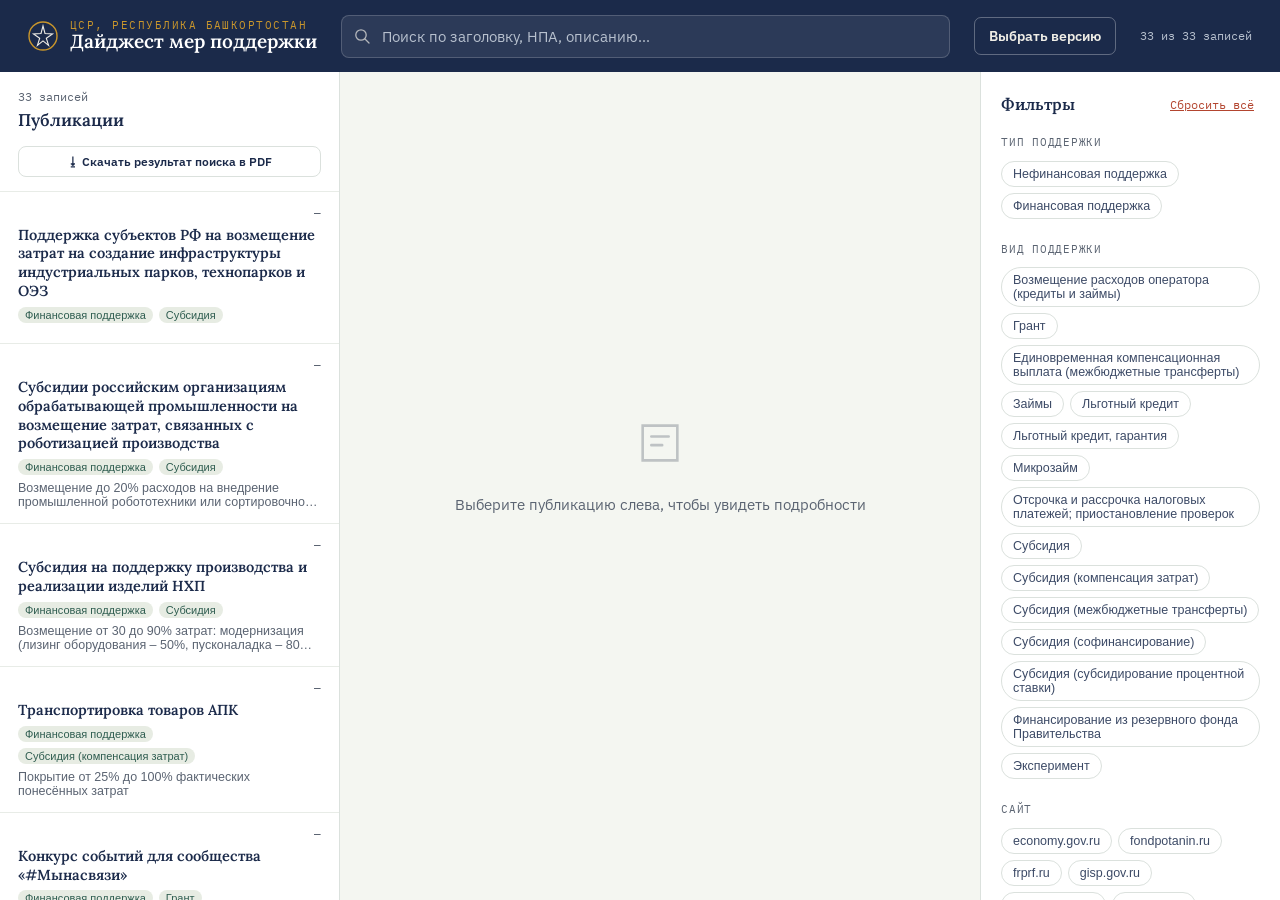
<file: index.html>
<!DOCTYPE html>
<html lang="ru">
<head>
<meta charset="UTF-8">
<meta name="viewport" content="width=device-width, initial-scale=1.0">
<title>Дайджест мер поддержки — Башкортостан</title>
<link rel="preconnect" href="https://fonts.googleapis.com">
<link href="https://fonts.googleapis.com/css2?family=Lora:ital,wght@0,500;0,600;1,500&family=IBM+Plex+Sans:wght@400;500;600&family=IBM+Plex+Mono:wght@500;600&display=swap" rel="stylesheet">
  <link rel="stylesheet" href="css/style.css">
  <script>
    if (window.matchMedia("(max-width: 768px)").matches) {
        window.location.replace("./mobile.html");
    }
</script>
</head>
<body>

<header class="topbar">
  <div class="brand">
    <svg width="30" height="30" viewBox="0 0 30 30" fill="none">
      <circle cx="15" cy="15" r="14" stroke="#C9962C" stroke-width="1.4"/>
      <path d="M15 5 L17 12.5 L24.5 12.9 L18.3 17.2 L20.6 24.4 L15 19.9 L9.4 24.4 L11.7 17.2 L5.5 12.9 L13 12.5 Z"
            fill="none" stroke="#EFEDE6" stroke-width="1.1"/>
    </svg>
    <div class="brand-text">
      <span class="kicker">ЦСР, Республика Башкортостан</span>
      <span class="title">Дайджест мер поддержки</span>
    </div>
  </div>

  <div class="searchwrap">
    <svg class="icon" width="16" height="16" viewBox="0 0 16 16" fill="none">
      <circle cx="7" cy="7" r="5.2" stroke="#EFEDE6" stroke-width="1.3"/>
      <line x1="11" y1="11" x2="15" y2="15" stroke="#EFEDE6" stroke-width="1.3" stroke-linecap="round"/>
    </svg>
    <input id="searchInput" type="text" placeholder="Поиск по заголовку, НПА, описанию…" autocomplete="off">
  </div>

  <button class="version-btn" id="versionBtn" type="button">Выбрать версию</button>
  <button class="filters-toggle" id="filtersToggle">Фильтры</button>
  <div class="topbar-meta" id="topbarMeta">— из — записей</div>
</header>

<div class="layout">

  <!-- LEFT: LIST -->
  <aside class="list-pane">
    <div class="list-pane-head">
      <div class="count" id="listCount">14 записей</div>
      <h2>Публикации</h2>
      <button class="btn btn-ghost btn-small" id="downloadResultsBtn">⭳ Скачать результат поиска в PDF</button>
    </div>
    <div id="listItems"></div>
  </aside>


  <!-- CENTER: DETAIL -->
  <main class="detail-pane" id="detailPane">
    <div class="placeholder">
      <svg width="52" height="52" viewBox="0 0 24 24" fill="none">
        <path d="M4 4h16v16H4z" stroke="currentColor" stroke-width="1.2"/>
        <path d="M8 9h8M8 13h5" stroke="currentColor" stroke-width="1.2" stroke-linecap="round"/>
      </svg>
      <p>Выберите публикацию слева, чтобы увидеть подробности</p>
    </div>
  </main>

  <!-- RIGHT: FILTERS -->
  <aside class="filters-pane" id="filtersPane">
    <div class="filters-head">
      <h2>Фильтры</h2>
      <button class="reset-link" id="resetFilters">Сбросить всё</button>
    </div>

    <div class="filter-group">
      <div class="label">Тип поддержки</div>
      <div class="chip-list" id="typeChips"></div>
    </div>

    <div class="filter-group">
      <div class="label">Вид поддержки</div>
      <div class="chip-list" id="kindChips"></div>
    </div>

    <div class="filter-group">
      <div class="label">Сайт</div>
      <div class="chip-list" id="siteChips"></div>
    </div>

    <div class="filter-group">
      <div class="label">Оператор меры</div>
      <div class="chip-list" id="operatorChips"></div>
    </div>

    <div class="filter-group">
      <div class="label">Дата публикации</div>
      <div class="date-range">
        <input type="date" id="pubFrom"><span>—</span><input type="date" id="pubTo">
      </div>
    </div>

    <div class="filter-group">
      <div class="label">Период действия меры</div>
      <div class="date-range">
        <input type="date" id="startFrom"><span>—</span><input type="date" id="startTo">
      </div>
      <div class="chip-list" style="margin-top:8px">
        <button type="button" class="chip" id="periodUnknownBtn" aria-pressed="true"
                title="Показывать меры, у которых не указаны ни начало, ни окончание">Неизвестный период</button>
        <button type="button" class="chip" id="periodOverlapBtn" aria-pressed="false"
                title="Выкл. — выбранные даты входят в период меры; вкл. — периоды пересекаются">Пересекающийся период</button>
      </div>
    </div>

    <div class="filter-group text-filter">
      <div class="label">НПА (реквизиты)</div>
      <input type="text" id="npaFilter" placeholder="например, № 295">
    </div>

    <details class="filter-group" id="sphereDetails">
      <summary class="label" style="cursor:pointer">Сфера реализации <span id="sphereCount"></span></summary>
      <div class="chip-list" id="sphereChips" style="margin-top:8px"></div>
    </details>
  </aside>

</div>

<div class="version-overlay" id="versionOverlay">
  <div class="version-modal" role="dialog" aria-modal="true" aria-labelledby="versionTitle">
    <button class="version-back" id="versionBack" type="button">← Назад</button>
    <h2 id="versionTitle">Выбрать версию</h2>
    <p class="version-hint">Файлы .csv из папки data</p>
    <div class="version-list" id="versionList"></div>
  </div>
</div>

<div id="printResults" class="print-only"></div>
<!-- <script src="https://cdnjs.cloudflare.com/ajax/libs/jspdf/2.5.1/jspdf.umd.min.js"></script>

<script src="./js/fonts/Roboto-normal.js"></script>
<script src="./js/fonts/Roboto-bold.js"></script> -->

<script src="js/app3.js"></script>
<!-- <script src="js/app3.js"></script>  -->
</body>
</html>
</file>
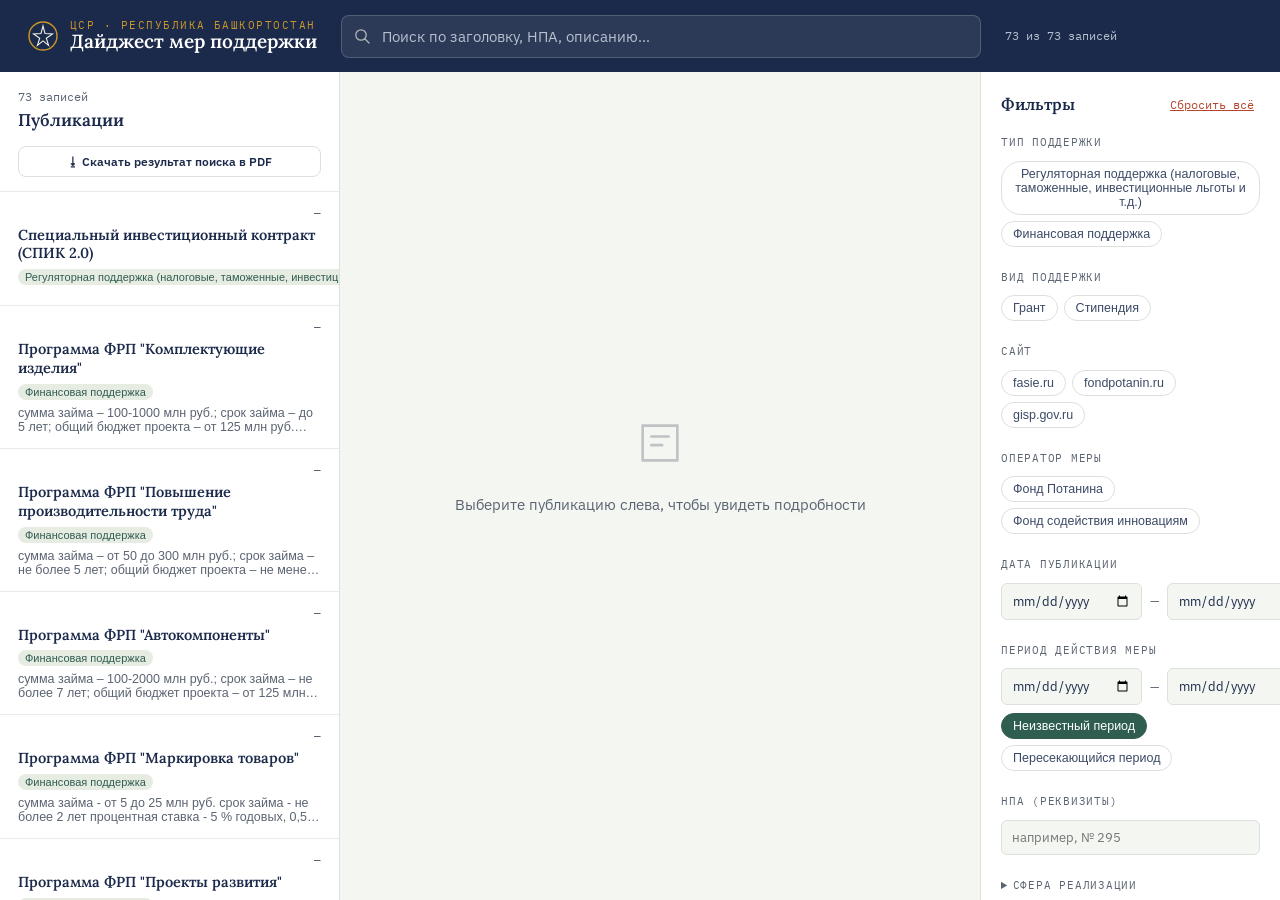
<file: diff folders/index.html>
<!DOCTYPE html>
<html lang="ru">
<head>
<meta charset="UTF-8">
<meta name="viewport" content="width=device-width, initial-scale=1.0">
<title>Дайджест мер поддержки — Башкортостан</title>
<link rel="preconnect" href="https://fonts.googleapis.com">
<link href="https://fonts.googleapis.com/css2?family=Lora:ital,wght@0,500;0,600;1,500&family=IBM+Plex+Sans:wght@400;500;600&family=IBM+Plex+Mono:wght@500;600&display=swap" rel="stylesheet">
  <link rel="stylesheet" href="css/style.css">
</head>
<body>

<header class="topbar">
  <div class="brand">
    <svg width="30" height="30" viewBox="0 0 30 30" fill="none">
      <circle cx="15" cy="15" r="14" stroke="#C9962C" stroke-width="1.4"/>
      <path d="M15 5 L17 12.5 L24.5 12.9 L18.3 17.2 L20.6 24.4 L15 19.9 L9.4 24.4 L11.7 17.2 L5.5 12.9 L13 12.5 Z"
            fill="none" stroke="#EFEDE6" stroke-width="1.1"/>
    </svg>
    <div class="brand-text">
      <span class="kicker">ЦСР · Республика Башкортостан</span>
      <span class="title">Дайджест мер поддержки</span>
    </div>
  </div>

  <div class="searchwrap">
    <svg class="icon" width="16" height="16" viewBox="0 0 16 16" fill="none">
      <circle cx="7" cy="7" r="5.2" stroke="#EFEDE6" stroke-width="1.3"/>
      <line x1="11" y1="11" x2="15" y2="15" stroke="#EFEDE6" stroke-width="1.3" stroke-linecap="round"/>
    </svg>
    <input id="searchInput" type="text" placeholder="Поиск по заголовку, НПА, описанию…" autocomplete="off">
  </div>

  <button class="filters-toggle" id="filtersToggle">Фильтры</button>
  <div class="topbar-meta" id="topbarMeta">— из — записей</div>
</header>

<div class="layout">

  <!-- LEFT: LIST -->
  <aside class="list-pane">
    <div class="list-pane-head">
      <div class="count" id="listCount">14 записей</div>
      <h2>Публикации</h2>
      <button class="btn btn-ghost btn-small" id="downloadResultsBtn">⭳ Скачать результат поиска в PDF</button>
    </div>
    <div id="listItems"></div>
  </aside>


  <!-- CENTER: DETAIL -->
  <main class="detail-pane" id="detailPane">
    <div class="placeholder">
      <svg width="52" height="52" viewBox="0 0 24 24" fill="none">
        <path d="M4 4h16v16H4z" stroke="currentColor" stroke-width="1.2"/>
        <path d="M8 9h8M8 13h5" stroke="currentColor" stroke-width="1.2" stroke-linecap="round"/>
      </svg>
      <p>Выберите публикацию слева, чтобы увидеть подробности</p>
    </div>
  </main>

  <!-- RIGHT: FILTERS -->
  <aside class="filters-pane" id="filtersPane">
    <div class="filters-head">
      <h2>Фильтры</h2>
      <button class="reset-link" id="resetFilters">Сбросить всё</button>
    </div>

    <div class="filter-group">
      <div class="label">Тип поддержки</div>
      <div class="chip-list" id="typeChips"></div>
    </div>

    <div class="filter-group">
      <div class="label">Вид поддержки</div>
      <div class="chip-list" id="kindChips"></div>
    </div>

    <div class="filter-group">
      <div class="label">Сайт</div>
      <div class="chip-list" id="siteChips"></div>
    </div>

    <div class="filter-group">
      <div class="label">Оператор меры</div>
      <div class="chip-list" id="operatorChips"></div>
    </div>

    <div class="filter-group">
      <div class="label">Дата публикации</div>
      <div class="date-range">
        <input type="date" id="pubFrom"><span>—</span><input type="date" id="pubTo">
      </div>
    </div>

    <div class="filter-group">
      <div class="label">Период действия меры</div>
      <div class="date-range">
        <input type="date" id="startFrom"><span>—</span><input type="date" id="startTo">
      </div>
      <div class="chip-list" style="margin-top:8px">
        <button type="button" class="chip" id="periodUnknownBtn" aria-pressed="true"
                title="Показывать меры, у которых не указаны ни начало, ни окончание">Неизвестный период</button>
        <button type="button" class="chip" id="periodOverlapBtn" aria-pressed="false"
                title="Выкл. — выбранные даты входят в период меры; вкл. — периоды пересекаются">Пересекающийся период</button>
      </div>
    </div>

    <div class="filter-group text-filter">
      <div class="label">НПА (реквизиты)</div>
      <input type="text" id="npaFilter" placeholder="например, № 295">
    </div>

    <details class="filter-group" id="sphereDetails">
      <summary class="label" style="cursor:pointer">Сфера реализации <span id="sphereCount"></span></summary>
      <div class="chip-list" id="sphereChips" style="margin-top:8px"></div>
    </details>
  </aside>

</div>

<div id="printResults" class="print-only"></div>
<!-- <script src="https://cdnjs.cloudflare.com/ajax/libs/jspdf/2.5.1/jspdf.umd.min.js"></script>

<script src="./js/fonts/Roboto-normal.js"></script>
<script src="./js/fonts/Roboto-bold.js"></script> -->

<script src="js/app3.js"></script>
<!-- <script src="js/app3.js"></script>  -->
</body>
</html>
</file>
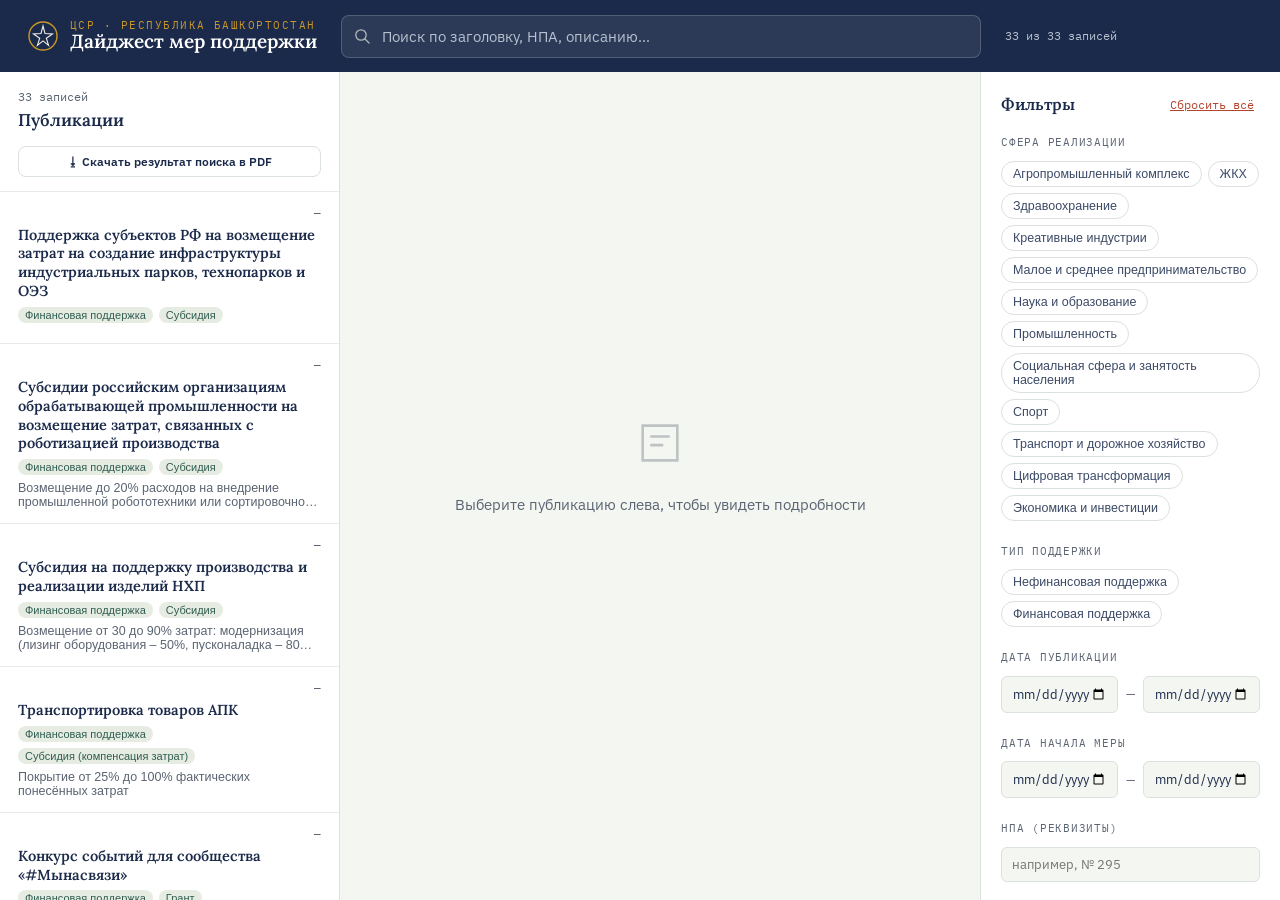
<file: index1.html>
<!DOCTYPE html>
<html lang="ru">
<head>
<meta charset="UTF-8">
<meta name="viewport" content="width=device-width, initial-scale=1.0">
<title>Дайджест мер поддержки — Башкортостан</title>
<link rel="preconnect" href="https://fonts.googleapis.com">
<link href="https://fonts.googleapis.com/css2?family=Lora:ital,wght@0,500;0,600;1,500&family=IBM+Plex+Sans:wght@400;500;600&family=IBM+Plex+Mono:wght@500;600&display=swap" rel="stylesheet">
  <link rel="stylesheet" href="css/style.css">
</head>
<body>

<header class="topbar">
  <div class="brand">
    <svg width="30" height="30" viewBox="0 0 30 30" fill="none">
      <circle cx="15" cy="15" r="14" stroke="#C9962C" stroke-width="1.4"/>
      <path d="M15 5 L17 12.5 L24.5 12.9 L18.3 17.2 L20.6 24.4 L15 19.9 L9.4 24.4 L11.7 17.2 L5.5 12.9 L13 12.5 Z"
            fill="none" stroke="#EFEDE6" stroke-width="1.1"/>
    </svg>
    <div class="brand-text">
      <span class="kicker">ЦСР · Республика Башкортостан</span>
      <span class="title">Дайджест мер поддержки</span>
    </div>
  </div>

  <div class="searchwrap">
    <svg class="icon" width="16" height="16" viewBox="0 0 16 16" fill="none">
      <circle cx="7" cy="7" r="5.2" stroke="#EFEDE6" stroke-width="1.3"/>
      <line x1="11" y1="11" x2="15" y2="15" stroke="#EFEDE6" stroke-width="1.3" stroke-linecap="round"/>
    </svg>
    <input id="searchInput" type="text" placeholder="Поиск по заголовку, НПА, описанию…" autocomplete="off">
  </div>

  <button class="filters-toggle" id="filtersToggle">Фильтры</button>
  <div class="topbar-meta" id="topbarMeta">— из — записей</div>
</header>

<div class="layout">

  <!-- LEFT: LIST -->
  <aside class="list-pane">
    <div class="list-pane-head">
      <div class="count" id="listCount">14 записей</div>
      <h2>Публикации</h2>
      <button class="btn btn-ghost btn-small" id="downloadResultsBtn">⭳ Скачать результат поиска в PDF</button>
    </div>
    <div id="listItems"></div>
  </aside>


  <!-- CENTER: DETAIL -->
  <main class="detail-pane" id="detailPane">
    <div class="placeholder">
      <svg width="52" height="52" viewBox="0 0 24 24" fill="none">
        <path d="M4 4h16v16H4z" stroke="currentColor" stroke-width="1.2"/>
        <path d="M8 9h8M8 13h5" stroke="currentColor" stroke-width="1.2" stroke-linecap="round"/>
      </svg>
      <p>Выберите публикацию слева, чтобы увидеть подробности</p>
    </div>
  </main>

  <!-- RIGHT: FILTERS -->
  <aside class="filters-pane" id="filtersPane">
    <div class="filters-head">
      <h2>Фильтры</h2>
      <button class="reset-link" id="resetFilters">Сбросить всё</button>
    </div>

    <div class="filter-group">
      <div class="label">Сфера реализации</div>
      <div class="chip-list" id="sphereChips"></div>
    </div>

    <div class="filter-group">
      <div class="label">Тип поддержки</div>
      <div class="chip-list" id="typeChips"></div>
    </div>

    <div class="filter-group">
      <div class="label">Дата публикации</div>
      <div class="date-range">
        <input type="date" id="pubFrom"><span>—</span><input type="date" id="pubTo">
      </div>
    </div>

    <div class="filter-group">
      <div class="label">Дата начала меры</div>
      <div class="date-range">
        <input type="date" id="startFrom"><span>—</span><input type="date" id="startTo">
      </div>
    </div>

    <div class="filter-group text-filter">
      <div class="label">НПА (реквизиты)</div>
      <input type="text" id="npaFilter" placeholder="например, № 295">
    </div>
  </aside>

</div>

<div id="printResults" class="print-only"></div>
<!-- <script src="https://cdnjs.cloudflare.com/ajax/libs/jspdf/2.5.1/jspdf.umd.min.js"></script>

<script src="./js/fonts/Roboto-normal.js"></script>
<script src="./js/fonts/Roboto-bold.js"></script> -->

<script src="js/app3.js"></script>
<!-- <script src="js/app3.js"></script>  -->
</body>
</html>
</file>
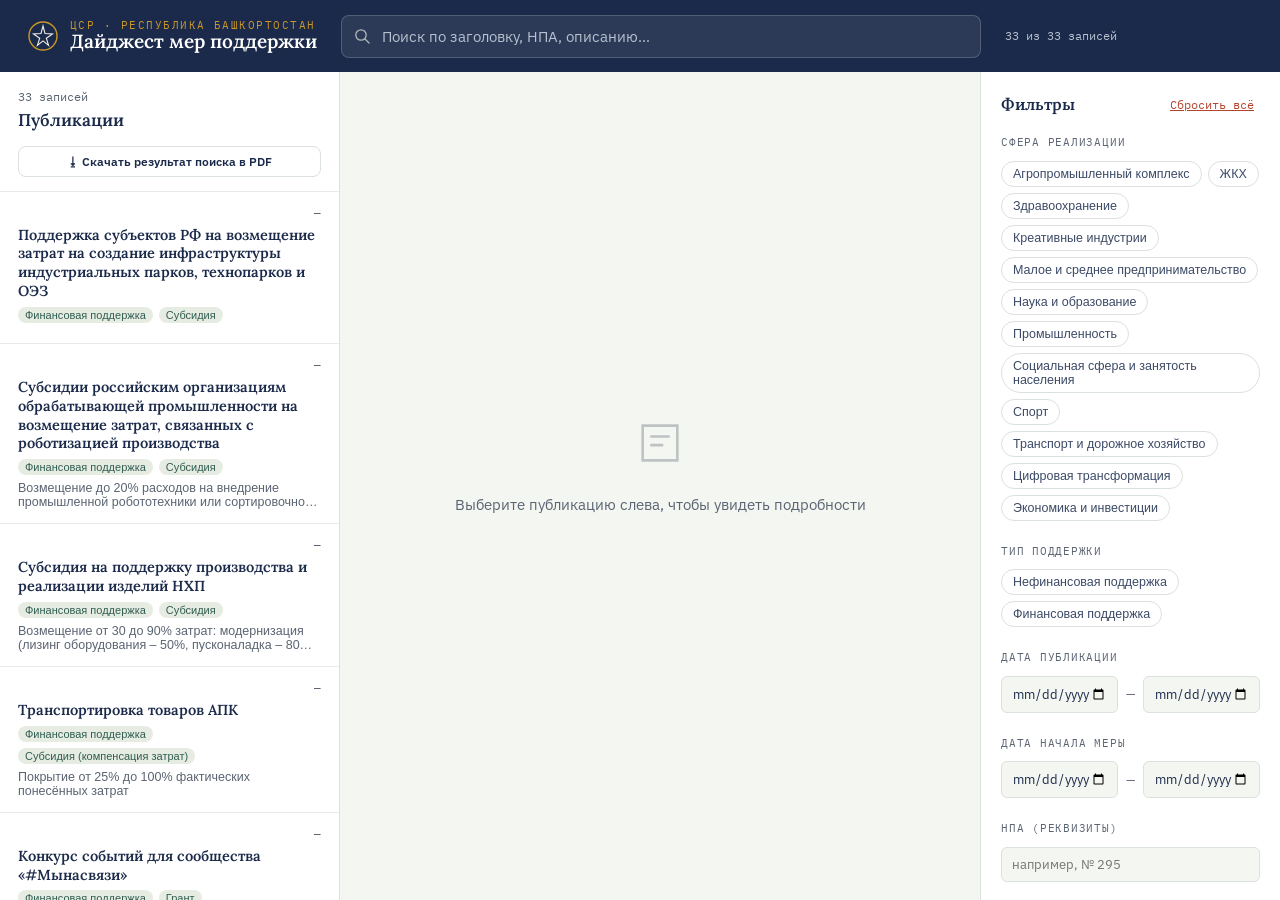
<file: index2.html>
<!DOCTYPE html>
<html lang="ru">
<head>
<meta charset="UTF-8">
<meta name="viewport" content="width=device-width, initial-scale=1.0">
<title>Дайджест мер поддержки — Башкортостан</title>
<link rel="preconnect" href="https://fonts.googleapis.com">
<link href="https://fonts.googleapis.com/css2?family=Lora:ital,wght@0,500;0,600;1,500&family=IBM+Plex+Sans:wght@400;500;600&family=IBM+Plex+Mono:wght@500;600&display=swap" rel="stylesheet">
  <link rel="stylesheet" href="css/style.css">
</head>
<body>

<header class="topbar">
  <div class="brand">
    <svg width="30" height="30" viewBox="0 0 30 30" fill="none">
      <circle cx="15" cy="15" r="14" stroke="#C9962C" stroke-width="1.4"/>
      <path d="M15 5 L17 12.5 L24.5 12.9 L18.3 17.2 L20.6 24.4 L15 19.9 L9.4 24.4 L11.7 17.2 L5.5 12.9 L13 12.5 Z"
            fill="none" stroke="#EFEDE6" stroke-width="1.1"/>
    </svg>
    <div class="brand-text">
      <span class="kicker">ЦСР · Республика Башкортостан</span>
      <span class="title">Дайджест мер поддержки</span>
    </div>
  </div>

  <div class="searchwrap">
    <svg class="icon" width="16" height="16" viewBox="0 0 16 16" fill="none">
      <circle cx="7" cy="7" r="5.2" stroke="#EFEDE6" stroke-width="1.3"/>
      <line x1="11" y1="11" x2="15" y2="15" stroke="#EFEDE6" stroke-width="1.3" stroke-linecap="round"/>
    </svg>
    <input id="searchInput" type="text" placeholder="Поиск по заголовку, НПА, описанию…" autocomplete="off">
  </div>

  <button class="filters-toggle" id="filtersToggle">Фильтры</button>
  <div class="topbar-meta" id="topbarMeta">— из — записей</div>
</header>

<div class="layout">

  <!-- LEFT: LIST -->
  <aside class="list-pane">
    <div class="list-pane-head">
      <div class="count" id="listCount">14 записей</div>
      <h2>Публикации</h2>
      <button class="btn btn-ghost btn-small" id="downloadResultsBtn">⭳ Скачать результат поиска в PDF</button>
    </div>
    <div id="listItems"></div>
  </aside>


  <!-- CENTER: DETAIL -->
  <main class="detail-pane" id="detailPane">
    <div class="placeholder">
      <svg width="52" height="52" viewBox="0 0 24 24" fill="none">
        <path d="M4 4h16v16H4z" stroke="currentColor" stroke-width="1.2"/>
        <path d="M8 9h8M8 13h5" stroke="currentColor" stroke-width="1.2" stroke-linecap="round"/>
      </svg>
      <p>Выберите публикацию слева, чтобы увидеть подробности</p>
    </div>
  </main>

  <!-- RIGHT: FILTERS -->
  <aside class="filters-pane" id="filtersPane">
    <div class="filters-head">
      <h2>Фильтры</h2>
      <button class="reset-link" id="resetFilters">Сбросить всё</button>
    </div>

    <div class="filter-group">
      <div class="label">Сфера реализации</div>
      <div class="chip-list" id="sphereChips"></div>
    </div>

    <div class="filter-group">
      <div class="label">Тип поддержки</div>
      <div class="chip-list" id="typeChips"></div>
    </div>

    <div class="filter-group">
      <div class="label">Дата публикации</div>
      <div class="date-range">
        <input type="date" id="pubFrom"><span>—</span><input type="date" id="pubTo">
      </div>
    </div>

    <div class="filter-group">
      <div class="label">Дата начала меры</div>
      <div class="date-range">
        <input type="date" id="startFrom"><span>—</span><input type="date" id="startTo">
      </div>
    </div>

    <div class="filter-group text-filter">
      <div class="label">НПА (реквизиты)</div>
      <input type="text" id="npaFilter" placeholder="например, № 295">
    </div>
  </aside>

</div>

<div id="printResults" class="print-only"></div>
<!-- <script src="https://cdnjs.cloudflare.com/ajax/libs/jspdf/2.5.1/jspdf.umd.min.js"></script>

<script src="./js/fonts/Roboto-normal.js"></script>
<script src="./js/fonts/Roboto-bold.js"></script>

<script src="js/app3.js"></script> -->
<script src="js/app3.js"></script> 
</body>
</html>
</file>
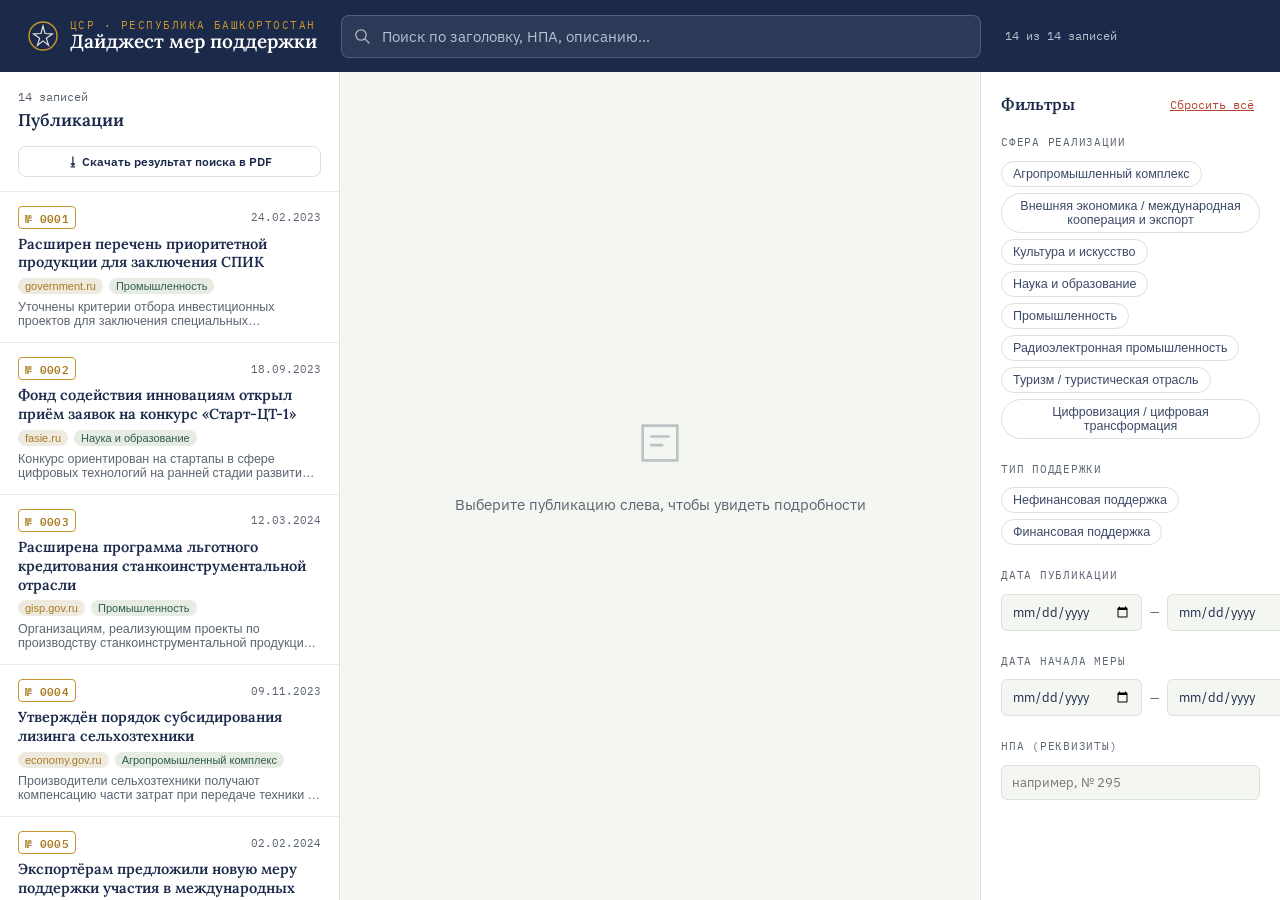
<file: main.html>
<!DOCTYPE html>
<html lang="ru">
<head>
<meta charset="UTF-8">
<meta name="viewport" content="width=device-width, initial-scale=1.0">
<title>Дайджест мер поддержки — Башкортостан</title>
<link rel="preconnect" href="https://fonts.googleapis.com">
<link href="https://fonts.googleapis.com/css2?family=Lora:ital,wght@0,500;0,600;1,500&family=IBM+Plex+Sans:wght@400;500;600&family=IBM+Plex+Mono:wght@500;600&display=swap" rel="stylesheet">
<style>
  :root{
    --ink:#1B2A4A;
    --ink-soft:#3C4A66;
    --paper:#F4F6F1;
    --paper-raised:#FFFFFF;
    --gold:#C9962C;
    --gold-deep:#A87A1E;
    --forest:#2F5D50;
    --muted:#5B6472;
    --line:#DBE1DD;
    --line-soft:#E8ECE7;
    --danger:#B3452F;

    --font-display: 'Lora', Georgia, serif;
    --font-body: 'IBM Plex Sans', -apple-system, Segoe UI, sans-serif;
    --font-mono: 'IBM Plex Mono', 'Courier New', monospace;
  }

  *{ box-sizing:border-box; }
  html,body{ height:100%; }
  body{
    margin:0;
    background:var(--paper);
    color:var(--ink);
    font-family:var(--font-body);
    font-size:15px;
    line-height:1.5;
  }
  a{ color:inherit; }

  /* ============ HEADER ============ */
  .topbar{
    background:var(--ink);
    color:#EFEDE6;
    padding:0 28px;
    display:flex;
    align-items:center;
    gap:24px;
    height:72px;
    position:sticky;
    top:0;
    z-index:50;
  }
  .brand{
    display:flex;
    align-items:center;
    gap:12px;
    white-space:nowrap;
  }
  .brand svg{ flex-shrink:0; }
  .brand-text{ display:flex; flex-direction:column; line-height:1.15; }
  .brand-text .kicker{
    font-family:var(--font-mono);
    font-size:10.5px;
    letter-spacing:.14em;
    text-transform:uppercase;
    color:var(--gold);
  }
  .brand-text .title{
    font-family:var(--font-display);
    font-weight:600;
    font-size:19px;
    color:#fff;
  }

  .searchwrap{
    flex:1;
    position:relative;
    max-width:640px;
  }
  .searchwrap input{
    width:100%;
    background:rgba(255,255,255,.08);
    border:1px solid rgba(255,255,255,.18);
    border-radius:8px;
    padding:11px 16px 11px 40px;
    color:#fff;
    font-family:var(--font-body);
    font-size:14.5px;
    outline:none;
    transition:background .15s, border-color .15s;
  }
  .searchwrap input::placeholder{ color:#B7C0CE; }
  .searchwrap input:focus{
    background:rgba(255,255,255,.14);
    border-color:var(--gold);
  }
  .searchwrap .icon{
    position:absolute; left:13px; top:50%; transform:translateY(-50%);
    opacity:.7; pointer-events:none;
  }

  .topbar-meta{
    font-family:var(--font-mono);
    font-size:12px;
    color:#B7C0CE;
    white-space:nowrap;
  }

  .filters-toggle{
    display:none;
    background:var(--gold);
    color:var(--ink);
    border:none;
    border-radius:7px;
    padding:9px 14px;
    font-family:var(--font-body);
    font-weight:600;
    font-size:13.5px;
    cursor:pointer;
  }

  /* ============ LAYOUT ============ */
  .layout{
    display:grid;
    grid-template-columns: 340px 1fr 300px;
    gap:0;
    height:calc(100vh - 72px);
  }

  /* ---- LIST (left) ---- */
  .list-pane{
    border-right:1px solid var(--line);
    background:var(--paper-raised);
    overflow-y:auto;
  }
  .list-pane-head{
    padding:16px 18px 14px;
    position:sticky; top:0;
    background:var(--paper-raised);
    border-bottom:1px solid var(--line-soft);
    z-index:5;
  }
  .list-pane-head .count{
    font-family:var(--font-mono);
    font-size:12px;
    color:var(--muted);
  }
  .list-pane-head h2{
    margin:2px 0 0;
    font-family:var(--font-display);
    font-size:17px;
    font-weight:600;
  }

  .item{
    display:block;
    width:100%;
    text-align:left;
    background:none;
    border:none;
    border-bottom:1px solid var(--line-soft);
    padding:14px 18px;
    cursor:pointer;
    position:relative;
  }
  .item:hover{ background:#EFF2EC; }
  .item.active{ background:#EAF0E7; }
  .item.active::before{
    content:"";
    position:absolute; left:0; top:0; bottom:0; width:3px;
    background:var(--forest);
  }
  .item-top{
    display:flex; align-items:center; gap:8px; margin-bottom:6px;
  }
  .stamp{
    font-family:var(--font-mono);
    font-size:11px;
    font-weight:600;
    color:var(--gold-deep);
    border:1px solid var(--gold);
    border-radius:4px;
    padding:1px 6px;
    letter-spacing:.03em;
  }
  .item-date{
    font-family:var(--font-mono);
    font-size:11px;
    color:var(--muted);
    margin-left:auto;
  }
  .item-title{
    font-family:var(--font-display);
    font-size:14.5px;
    font-weight:600;
    line-height:1.3;
    margin:0 0 6px;
    color:var(--ink);
  }
  .item-meta{
    display:flex; flex-wrap:wrap; gap:6px; margin-bottom:6px;
  }
  .tag{
    font-size:11px;
    padding:2px 7px;
    border-radius:20px;
    background:#E7ECE3;
    color:var(--forest);
    white-space:nowrap;
  }
  .tag.site{ background:#EFEAE0; color:var(--gold-deep); }
  .item-desc{
    font-size:12.5px;
    color:var(--muted);
    display:-webkit-box;
    -webkit-line-clamp:2;
    -webkit-box-orient:vertical;
    overflow:hidden;
    margin:0;
  }
  .empty-msg{
    padding:32px 20px;
    text-align:center;
    color:var(--muted);
    font-size:13.5px;
  }

  /* ---- DETAIL (center) ---- */
  .detail-pane{
    overflow-y:auto;
    padding:36px 44px 60px;
  }
  .detail-pane .placeholder{
    height:100%;
    display:flex; flex-direction:column; align-items:center; justify-content:center;
    color:var(--muted);
    text-align:center;
    gap:10px;
  }
  .detail-pane .placeholder svg{ opacity:.35; }

  .detail-head{
    display:flex; align-items:flex-start; justify-content:space-between; gap:20px;
    margin-bottom:6px;
  }
  .detail-stamp-row{
    display:flex; align-items:center; gap:10px; margin-bottom:14px;
  }
  .detail-title{
    font-family:var(--font-display);
    font-size:29px;
    font-weight:600;
    line-height:1.25;
    margin:0 0 18px;
    max-width:640px;
  }
  .detail-meta{
    display:grid;
    grid-template-columns:repeat(2, minmax(180px,1fr));
    gap:12px 28px;
    background:var(--paper-raised);
    border:1px solid var(--line);
    border-radius:10px;
    padding:18px 22px;
    margin-bottom:26px;
  }
  .meta-item .k{
    font-family:var(--font-mono);
    font-size:10.5px;
    text-transform:uppercase;
    letter-spacing:.08em;
    color:var(--muted);
    margin-bottom:3px;
  }
  .meta-item .v{ font-size:14px; color:var(--ink); }
  .meta-item .v.mono{ font-family:var(--font-mono); font-size:13px; }

  .detail-section{ margin-bottom:26px; max-width:680px; }
  .detail-section h3{
    font-family:var(--font-display);
    font-size:15px;
    font-weight:600;
    margin:0 0 8px;
    color:var(--forest);
  }
  .detail-section p{ margin:0; color:var(--ink-soft); }

  .detail-actions{ display:flex; gap:10px; margin-top:32px; flex-wrap:wrap; }
  .btn{
    font-family:var(--font-body);
    font-weight:600;
    font-size:13.5px;
    border-radius:8px;
    padding:11px 18px;
    cursor:pointer;
    border:1px solid transparent;
    display:inline-flex; align-items:center; gap:8px;
    text-decoration:none;
  }
  .btn-primary{ background:var(--ink); color:#fff; }
  .btn-primary:hover{ background:#0F1B33; }
  .btn-ghost{ background:transparent; border-color:var(--line); color:var(--ink); }
  .btn-ghost:hover{ border-color:var(--ink); }
  .btn-small{
    font-size:12px;
    padding:7px 12px;
    width:100%;
    justify-content:center;
    margin-top:12px;
  }

  /* ---- Печатный шаблон результатов поиска (весь список, не одна карточка) ---- */
  .print-only{ display:none; }
  #printResults .print-title{
    font-family:var(--font-display); font-size:22px; font-weight:600; margin:0 0 4px;
  }
  #printResults .print-sub{
    font-family:var(--font-mono); font-size:12px; color:var(--muted); margin:0 0 24px;
  }
  #printResults .print-item{
    padding:14px 0; border-bottom:1px solid var(--line);
  }
  #printResults .print-item-top{
    display:flex; gap:10px; align-items:center; margin-bottom:6px;
    font-family:var(--font-mono); font-size:11px; color:var(--muted);
  }
  #printResults .print-item h2{
    font-family:var(--font-display); font-size:15.5px; margin:0 0 6px;
  }
  #printResults .print-meta{
    font-size:12px; color:var(--muted); margin:0 0 4px;
  }
  #printResults .print-link{
    font-family:var(--font-mono); font-size:11px; color:var(--forest); word-break:break-all;
  }

  /* ---- FILTERS (right) ---- */
  .filters-pane{
    border-left:1px solid var(--line);
    background:var(--paper-raised);
    overflow-y:auto;
    padding:20px 20px 40px;
  }
  .filters-head{
    display:flex; align-items:center; justify-content:space-between;
    margin-bottom:18px;
  }
  .filters-head h2{
    font-family:var(--font-display);
    font-size:16px; font-weight:600; margin:0;
  }
  .reset-link{
    font-family:var(--font-mono);
    font-size:11.5px;
    color:var(--danger);
    background:none; border:none; cursor:pointer;
    text-decoration:underline;
  }
  .filter-group{ margin-bottom:22px; }
  .filter-group > .label{
    font-family:var(--font-mono);
    font-size:11px;
    text-transform:uppercase;
    letter-spacing:.07em;
    color:var(--muted);
    margin-bottom:10px;
  }
  .chip-list{ display:flex; flex-wrap:wrap; gap:6px; }
  .chip{
    font-size:12.5px;
    padding:5px 11px;
    border-radius:20px;
    border:1px solid var(--line);
    background:transparent;
    cursor:pointer;
    color:var(--ink-soft);
  }
  .chip[aria-pressed="true"]{
    background:var(--forest);
    border-color:var(--forest);
    color:#fff;
  }
  .date-range{ display:flex; align-items:center; gap:8px; }
  .date-range input, .text-filter input{
    width:100%;
    font-family:var(--font-body);
    font-size:13px;
    padding:8px 10px;
    border:1px solid var(--line);
    border-radius:6px;
    background:var(--paper);
    color:var(--ink);
  }
  .date-range span{ color:var(--muted); font-size:12px; }

  /* ============ RESPONSIVE ============ */
  @media (max-width: 1180px){
    .layout{ grid-template-columns: 300px 1fr; }
    .filters-pane{
      position:fixed; top:72px; right:0; bottom:0; width:300px;
      transform:translateX(100%);
      transition:transform .2s ease;
      box-shadow:-8px 0 24px rgba(0,0,0,.12);
    }
    .filters-pane.open{ transform:translateX(0); }
    .filters-toggle{ display:inline-flex; align-items:center; gap:6px; }
  }
  @media (max-width: 820px){
    .layout{ grid-template-columns: 1fr; height:auto; }
    .list-pane{ max-height:46vh; }
    .detail-pane{ padding:26px 20px 40px; }
    .brand-text .title{ font-size:16px; }
    .topbar-meta{ display:none; }
  }

  /* ============ PRINT ============ */
  @media print{
    body:not(.printing-results) .topbar,
    body:not(.printing-results) .list-pane,
    body:not(.printing-results) .filters-pane,
    body:not(.printing-results) .detail-actions{ display:none !important; }
    body:not(.printing-results) .layout{ display:block; height:auto; }
    body:not(.printing-results) .detail-pane{ padding:0; }

    /* Печать результата поиска целиком — скрываем весь обычный интерфейс,
       показываем только #printResults, наполненный текущей выборкой */
    body.printing-results .topbar,
    body.printing-results .layout{ display:none !important; }
    body.printing-results #printResults{ display:block; padding:0 8px; }

    body{ background:#fff; }
  }
</style>
</head>
<body>

<header class="topbar">
  <div class="brand">
    <svg width="30" height="30" viewBox="0 0 30 30" fill="none">
      <circle cx="15" cy="15" r="14" stroke="#C9962C" stroke-width="1.4"/>
      <path d="M15 5 L17 12.5 L24.5 12.9 L18.3 17.2 L20.6 24.4 L15 19.9 L9.4 24.4 L11.7 17.2 L5.5 12.9 L13 12.5 Z"
            fill="none" stroke="#EFEDE6" stroke-width="1.1"/>
    </svg>
    <div class="brand-text">
      <span class="kicker">ЦСР · Республика Башкортостан</span>
      <span class="title">Дайджест мер поддержки</span>
    </div>
  </div>

  <div class="searchwrap">
    <svg class="icon" width="16" height="16" viewBox="0 0 16 16" fill="none">
      <circle cx="7" cy="7" r="5.2" stroke="#EFEDE6" stroke-width="1.3"/>
      <line x1="11" y1="11" x2="15" y2="15" stroke="#EFEDE6" stroke-width="1.3" stroke-linecap="round"/>
    </svg>
    <input id="searchInput" type="text" placeholder="Поиск по заголовку, НПА, описанию…" autocomplete="off">
  </div>

  <button class="filters-toggle" id="filtersToggle">Фильтры</button>
  <div class="topbar-meta" id="topbarMeta">— из — записей</div>
</header>

<div class="layout">

  <!-- LEFT: LIST -->
  <aside class="list-pane">
    <div class="list-pane-head">
      <div class="count" id="listCount">14 записей</div>
      <h2>Публикации</h2>
      <button class="btn btn-ghost btn-small" id="downloadResultsBtn">⭳ Скачать результат поиска в PDF</button>
    </div>
    <div id="listItems"></div>
  </aside>

  <!-- CENTER: DETAIL -->
  <main class="detail-pane" id="detailPane">
    <div class="placeholder">
      <svg width="52" height="52" viewBox="0 0 24 24" fill="none">
        <path d="M4 4h16v16H4z" stroke="currentColor" stroke-width="1.2"/>
        <path d="M8 9h8M8 13h5" stroke="currentColor" stroke-width="1.2" stroke-linecap="round"/>
      </svg>
      <p>Выберите публикацию слева, чтобы увидеть подробности</p>
    </div>
  </main>

  <!-- RIGHT: FILTERS -->
  <aside class="filters-pane" id="filtersPane">
    <div class="filters-head">
      <h2>Фильтры</h2>
      <button class="reset-link" id="resetFilters">Сбросить всё</button>
    </div>

    <div class="filter-group">
      <div class="label">Сфера реализации</div>
      <div class="chip-list" id="sphereChips"></div>
    </div>

    <div class="filter-group">
      <div class="label">Тип поддержки</div>
      <div class="chip-list" id="typeChips"></div>
    </div>

    <div class="filter-group">
      <div class="label">Дата публикации</div>
      <div class="date-range">
        <input type="date" id="pubFrom"><span>—</span><input type="date" id="pubTo">
      </div>
    </div>

    <div class="filter-group">
      <div class="label">Дата начала меры</div>
      <div class="date-range">
        <input type="date" id="startFrom"><span>—</span><input type="date" id="startTo">
      </div>
    </div>

    <div class="filter-group text-filter">
      <div class="label">НПА (реквизиты)</div>
      <input type="text" id="npaFilter" placeholder="например, № 295">
    </div>
  </aside>

</div>

<div id="printResults" class="print-only"></div>

<script>
const DATA = [
  {
    num:"0001",
    title:"Расширен перечень приоритетной продукции для заключения СПИК",
    site:"government.ru", sphere:"Промышленность",
    type:"Финансовая поддержка", vid:"Специальный инвестиционный контракт (СПИК)",
    npa:"Постановление Правительства РФ от 22.02.2023 № 295",
    pub:"2023-02-24", start:"2023-09-18", end:"2023-09-29",
    summary:"Уточнены критерии отбора инвестиционных проектов для заключения специальных инвестиционных контрактов: расширен перечень приоритетной продукции и упрощена процедура подачи заявок для проектов с объёмом инвестиций от 50 млрд руб.",
    link:"https://government.ru/docs/"
  },
  {
    num:"0002",
    title:"Фонд содействия инновациям открыл приём заявок на конкурс «Старт-ЦТ-1»",
    site:"fasie.ru", sphere:"Наука и образование",
    type:"Финансовая поддержка", vid:"Грант",
    npa:"",
    pub:"2023-09-18", start:"2023-09-18", end:"2023-09-29",
    summary:"Конкурс ориентирован на стартапы в сфере цифровых технологий на ранней стадии развития. Гранты предоставляются на разработку и вывод на рынок прототипа продукта.",
    link:"https://fasie.ru/press/"
  },
  {
    num:"0003",
    title:"Расширена программа льготного кредитования станкоинструментальной отрасли",
    site:"gisp.gov.ru", sphere:"Промышленность",
    type:"Финансовая поддержка", vid:"Льготное кредитование",
    npa:"Постановление Правительства РФ от 10.08.2020 № 1206",
    pub:"2024-03-12", start:"2024-04-01", end:"",
    summary:"Организациям, реализующим проекты по производству станкоинструментальной продукции, стала доступна льготная ставка кредитования — не более 5% годовых на срок до 5 лет.",
    link:"https://gisp.gov.ru/nmp/"
  },
  {
    num:"0004",
    title:"Утверждён порядок субсидирования лизинга сельхозтехники",
    site:"economy.gov.ru", sphere:"Агропромышленный комплекс",
    type:"Финансовая поддержка", vid:"Субсидирование лизинга",
    npa:"Постановление Правительства РФ от 05.11.2023 № 1852",
    pub:"2023-11-09", start:"2024-01-01", end:"",
    summary:"Производители сельхозтехники получают компенсацию части затрат при передаче техники в лизинг аграриям на льготных условиях.",
    link:"https://economy.gov.ru/material/"
  },
  {
    num:"0005",
    title:"Экспортёрам предложили новую меру поддержки участия в международных выставках",
    site:"exportcenter.ru", sphere:"Внешняя экономика / международная кооперация и экспорт",
    type:"Нефинансовая поддержка", vid:"Экспорт техники с гарантией обратного выкупа",
    npa:"",
    pub:"2024-02-02", start:"", end:"",
    summary:"Российский экспортный центр компенсирует часть расходов на участие в профильных международных выставках для компаний-экспортёров несырьевой продукции.",
    link:"https://www.exportcenter.ru/press/"
  },
  {
    num:"0006",
    title:"ВЭБ.РФ расширил условия проектного финансирования для радиоэлектронной промышленности",
    site:"tass.ru", sphere:"Радиоэлектронная промышленность",
    type:"Финансовая поддержка", vid:"Фабрика проектного финансирования",
    npa:"",
    pub:"2024-01-18", start:"", end:"",
    summary:"Снижен минимальный порог собственного участия в проекте для организаций радиоэлектронной отрасли, привлекающих проектное финансирование через синдикат банков.",
    link:"https://tass.ru/ekonomika/"
  },
  {
    num:"0007",
    title:"Объявлен конкурс на статус участника научно-образовательного центра мирового уровня",
    site:"gspm.ranepa.ru", sphere:"Наука и образование",
    type:"Нефинансовая поддержка", vid:"НОЦ мирового уровня",
    npa:"",
    pub:"2023-12-05", start:"2023-12-05", end:"2024-02-01",
    summary:"К участию приглашаются консорциумы вузов, научных организаций и промышленных партнёров, реализующих совместные проекты по приоритетным направлениям НТР.",
    link:"https://gspm.ranepa.ru/novosti/"
  },
  {
    num:"0008",
    title:"Утверждены правила аккредитации ИТ-компаний для получения налоговых льгот",
    site:"digital.gov.ru", sphere:"Цифровизация / цифровая трансформация",
    type:"Нефинансовая поддержка", vid:"Аккредитация ИТ-компаний",
    npa:"Постановление Правительства РФ от 30.09.2022 № 1729",
    pub:"2022-10-03", start:"", end:"",
    summary:"Аккредитованные ИТ-компании получают доступ к пониженным ставкам страховых взносов и налогу на прибыль, а также к льготной ипотеке для сотрудников.",
    link:"https://digital.gov.ru/ru/activity/"
  },
  {
    num:"0009",
    title:"Расширена единая субсидия на развитие внутреннего туризма",
    site:"economy.gov.ru", sphere:"Туризм / туристическая отрасль",
    type:"Финансовая поддержка", vid:"Единая субсидия на туризм",
    npa:"",
    pub:"2024-04-22", start:"2024-05-01", end:"2024-06-15",
    summary:"Средства субсидии можно направить на создание модульных некапитальных средств размещения и обустройство пляжных территорий.",
    link:"https://economy.gov.ru/material/directions/"
  },
  {
    num:"0010",
    title:"Утверждён порядок конкурсного отбора проектов в сфере креативных индустрий",
    site:"culture.gov.ru", sphere:"Культура и искусство",
    type:"Нефинансовая поддержка", vid:"Творческие проекты НКО",
    npa:"",
    pub:"2023-08-14", start:"2023-08-14", end:"2023-10-01",
    summary:"К отбору допускаются некоммерческие организации, реализующие проекты в области дизайна, медиаискусства и цифрового творчества.",
    link:"https://culture.gov.ru/press/"
  },
  {
    num:"0011",
    title:"Инвестиционный налоговый вычет распространили на модернизацию оборудования",
    site:"government.ru", sphere:"Промышленность",
    type:"Финансовая поддержка", vid:"Инвестиционный налоговый вычет",
    npa:"Федеральный закон от 12.07.2024 № 176-ФЗ",
    pub:"2024-07-15", start:"2024-08-01", end:"",
    summary:"Организации, модернизирующие производственное оборудование, вправе уменьшить налог на прибыль на часть капитальных затрат.",
    link:"https://government.ru/docs/"
  },
  {
    num:"0012",
    title:"Расширены условия резидентства особой экономической зоны «Алга»",
    site:"economy.gov.ru", sphere:"Промышленность",
    type:"Нефинансовая поддержка", vid:"Статус резидента ОЭЗ",
    npa:"",
    pub:"2024-05-06", start:"", end:"",
    summary:"Снижен порог минимального объёма инвестиций для получения статуса резидента для проектов в сфере производства строительных материалов.",
    link:"https://economy.gov.ru/material/directions/"
  },
  {
    num:"0013",
    title:"Молодым учёным предложили новый формат грантовой поддержки исследований",
    site:"fasie.ru", sphere:"Наука и образование",
    type:"Финансовая поддержка", vid:"Грант",
    npa:"",
    pub:"2024-03-01", start:"2024-03-01", end:"2024-04-15",
    summary:"Гранты предназначены для исследователей и научных коллективов в возрасте до 35 лет, работающих по приоритетным направлениям НТР.",
    link:"https://fasie.ru/press/"
  },
  {
    num:"0014",
    title:"Утверждена компенсация расходов на сертификацию продукции АПК на внешних рынках",
    site:"economy.gov.ru", sphere:"Агропромышленный комплекс",
    type:"Финансовая поддержка", vid:"Компенсация затрат",
    npa:"",
    pub:"2024-06-11", start:"", end:"",
    summary:"Юридические лица и ИП, экспортирующие продукцию АПК, могут возместить часть затрат на сертификацию, необходимую для выхода на зарубежные рынки.",
    link:"https://economy.gov.ru/material/directions/"
  }
];

const state = {
  query:"",
  spheres:new Set(),
  types:new Set(),
  pubFrom:"", pubTo:"",
  startFrom:"", startTo:"",
  npa:"",
  selected:null
};

function fmtDate(iso){
  if(!iso) return "—";
  const [y,m,d] = iso.split("-");
  return `${d}.${m}.${y}`;
}

function uniqueSorted(arr){ return [...new Set(arr)].sort((a,b)=>a.localeCompare(b,'ru')); }

function buildChips(container, values, activeSet, onToggle){
  container.innerHTML = "";
  values.forEach(v=>{
    const chip = document.createElement("button");
    chip.className = "chip";
    chip.textContent = v;
    chip.setAttribute("aria-pressed", activeSet.has(v) ? "true" : "false");
    chip.addEventListener("click", ()=>{
      if(activeSet.has(v)) activeSet.delete(v); else activeSet.add(v);
      onToggle();
    });
    container.appendChild(chip);
  });
}

function matchesFilters(item){
  if(state.spheres.size && !state.spheres.has(item.sphere)) return false;
  if(state.types.size && !state.types.has(item.type)) return false;
  if(state.pubFrom && item.pub < state.pubFrom) return false;
  if(state.pubTo && item.pub > state.pubTo) return false;
  if(state.startFrom && (!item.start || item.start < state.startFrom)) return false;
  if(state.startTo && (!item.start || item.start > state.startTo)) return false;
  if(state.npa && !item.npa.toLowerCase().includes(state.npa.toLowerCase())) return false;
  if(state.query){
    const q = state.query.toLowerCase();
    const hay = (item.title+" "+item.summary+" "+item.npa+" "+item.vid+" "+item.sphere).toLowerCase();
    if(!hay.includes(q)) return false;
  }
  return true;
}

function render(){
  const filtered = DATA.filter(matchesFilters);

  document.getElementById("listCount").textContent = `${filtered.length} записей`;
  document.getElementById("topbarMeta").textContent = `${filtered.length} из ${DATA.length} записей`;

  const listEl = document.getElementById("listItems");
  listEl.innerHTML = "";

  if(!filtered.length){
    listEl.innerHTML = `<div class="empty-msg">Ничего не найдено — попробуйте изменить условия поиска или сбросить фильтры.</div>`;
  }

  filtered.forEach(item=>{
    const el = document.createElement("button");
    el.className = "item" + (state.selected === item.num ? " active" : "");
    el.innerHTML = `
      <div class="item-top">
        <span class="stamp">№ ${item.num}</span>
        <span class="item-date">${fmtDate(item.pub)}</span>
      </div>
      <p class="item-title">${item.title}</p>
      <div class="item-meta">
        <span class="tag site">${item.site}</span>
        <span class="tag">${item.sphere}</span>
      </div>
      <p class="item-desc">${item.summary}</p>
    `;
    el.addEventListener("click", ()=>{ state.selected = item.num; renderDetail(item); render(); });
    listEl.appendChild(el);
  });

  buildChips(document.getElementById("sphereChips"), uniqueSorted(DATA.map(d=>d.sphere)), state.spheres, render);
  buildChips(document.getElementById("typeChips"), uniqueSorted(DATA.map(d=>d.type)), state.types, render);
}

function renderDetail(item){
  const pane = document.getElementById("detailPane");
  pane.innerHTML = `
    <div class="detail-stamp-row">
      <span class="stamp">№ ${item.num}</span>
      <span class="tag site">${item.site}</span>
      <span class="tag">${item.sphere}</span>
    </div>
    <h1 class="detail-title">${item.title}</h1>

    <div class="detail-meta">
      <div class="meta-item"><div class="k">Тип поддержки</div><div class="v">${item.type}</div></div>
      <div class="meta-item"><div class="k">Вид меры</div><div class="v">${item.vid || "—"}</div></div>
      <div class="meta-item"><div class="k">Дата публикации</div><div class="v mono">${fmtDate(item.pub)}</div></div>
      <div class="meta-item"><div class="k">Срок проведения</div><div class="v mono">${fmtDate(item.start)} — ${fmtDate(item.end)}</div></div>
      <div class="meta-item" style="grid-column:1/-1"><div class="k">НПА</div><div class="v mono">${item.npa || "не указано"}</div></div>
    </div>

    <div class="detail-section">
      <h3>Краткое резюме</h3>
      <p>${item.summary}</p>
    </div>

    <div class="detail-actions">
      <a class="btn btn-primary" href="${item.link}" target="_blank" rel="noopener">Открыть источник ↗</a>
      <button class="btn btn-ghost" onclick="window.print()">Скачать PDF</button>
    </div>
  `;
}

document.getElementById("searchInput").addEventListener("input", e=>{ state.query = e.target.value; render(); });
document.getElementById("pubFrom").addEventListener("change", e=>{ state.pubFrom = e.target.value; render(); });
document.getElementById("pubTo").addEventListener("change", e=>{ state.pubTo = e.target.value; render(); });
document.getElementById("startFrom").addEventListener("change", e=>{ state.startFrom = e.target.value; render(); });
document.getElementById("startTo").addEventListener("change", e=>{ state.startTo = e.target.value; render(); });
document.getElementById("npaFilter").addEventListener("input", e=>{ state.npa = e.target.value; render(); });

document.getElementById("resetFilters").addEventListener("click", ()=>{
  state.spheres.clear(); state.types.clear();
  state.pubFrom=""; state.pubTo=""; state.startFrom=""; state.startTo=""; state.npa="";
  document.getElementById("pubFrom").value="";
  document.getElementById("pubTo").value="";
  document.getElementById("startFrom").value="";
  document.getElementById("startTo").value="";
  document.getElementById("npaFilter").value="";
  render();
});

document.getElementById("filtersToggle").addEventListener("click", ()=>{
  document.getElementById("filtersPane").classList.toggle("open");
});

function downloadResultsPDF(){
  const filtered = DATA.filter(matchesFilters);
  const container = document.getElementById("printResults");
  const today = new Date().toLocaleDateString("ru-RU");

  container.innerHTML = `
    <h1 class="print-title">Дайджест мер поддержки — результат поиска</h1>
    <p class="print-sub">Сформировано ${today} · ${filtered.length} ${filtered.length === 1 ? "запись" : "записей"}</p>
    ${filtered.map(item => `
      <article class="print-item">
        <div class="print-item-top">
          <span class="stamp">№ ${item.num}</span>
          <span>${fmtDate(item.pub)}</span>
        </div>
        <h2>${item.title}</h2>
        <p class="print-meta">${item.site} · ${item.sphere} · ${item.type}${item.vid ? " · " + item.vid : ""}</p>
        <p class="print-meta">НПА: ${item.npa || "не указано"} · Срок: ${fmtDate(item.start)} — ${fmtDate(item.end)}</p>
        <p>${item.summary}</p>
        <p class="print-link">${item.link}</p>
      </article>
    `).join("")}
  `;

  document.body.classList.add("printing-results");
  window.print();
}

// Возвращаем обычный интерфейс после печати/сохранения в PDF —
// и по событию afterprint (Chrome/Edge/Firefox), и запасным
// таймером на случай, если браузер это событие не пришлёт.
window.addEventListener("afterprint", ()=> document.body.classList.remove("printing-results"));
document.getElementById("downloadResultsBtn").addEventListener("click", ()=>{
  downloadResultsPDF();
  setTimeout(()=> document.body.classList.remove("printing-results"), 1000);
});

render();
</script>
</body>
</html>
</file>
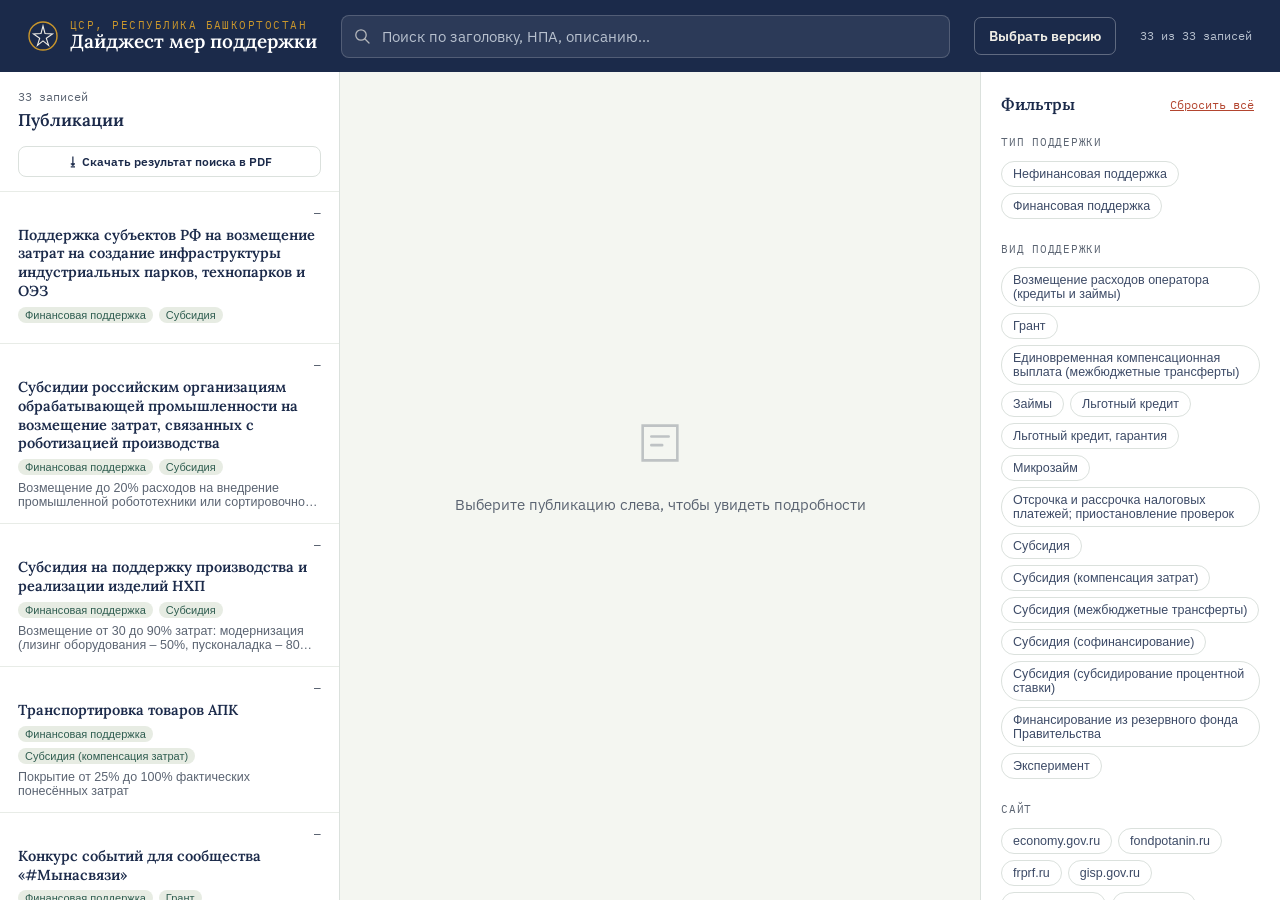
<file: mobile.html>
<!DOCTYPE html>
<html lang="ru">
<head>
<meta charset="UTF-8">
<meta name="viewport" content="width=device-width, initial-scale=1.0">
<meta name="theme-color" content="#1B2A4A">
<title>Дайджест мер поддержки — Башкортостан</title>
<link rel="preconnect" href="https://fonts.googleapis.com">
<link href="https://fonts.googleapis.com/css2?family=Lora:ital,wght@0,500;0,600;1,500&family=IBM+Plex+Sans:wght@400;500;600&family=IBM+Plex+Mono:wght@500;600&display=swap" rel="stylesheet">
<link rel="stylesheet" href="css/style.css">

<script>
  // Широкий экран — на десктопную версию (зеркально редиректу в index.html)
  if (window.matchMedia("(min-width: 769px)").matches) {
    window.location.replace("./index.html");
  }
</script>

<style>
  /* =====================================================================
     МОБИЛЬНАЯ ВЕРСИЯ — надстройка над css/style.css.
     style.css не меняется; здесь только переопределения для узкого экрана.
     ===================================================================== */

  html, body { height: auto; min-height: 100%; }
  body { overflow-x: hidden; }

  /* ---------- Шапка: бренд + «Выбрать версию», ниже — поиск ---------- */
  .topbar{
    position: relative;
    height: auto;
    flex-wrap: wrap;
    gap: 10px 12px;
    padding: 12px 14px;
  }
  .brand{ flex: 1 1 0; min-width: 0; gap: 10px; white-space: normal; }
  .brand svg{ width: 28px; height: 28px; }
  .brand-text{ min-width: 0; }
  .brand-text .kicker{ font-size: 9px; letter-spacing: .1em; }
  .brand-text .title{ font-size: 17px; }

  .version-btn{
    flex: 0 0 auto;
    max-width: 96px;
    white-space: normal;
    text-align: center;
    line-height: 1.15;
    padding: 7px 10px;
    font-size: 12.5px;
  }
  .searchwrap{ flex: 1 1 100%; max-width: none; order: 3; }
  .searchwrap input,
  .date-range input,
  .text-filter input{ font-size: 16px; }   /* iOS не зумит поля при фокусе */
  .topbar-meta{ display: none; }

  /* ---------- Вертикальная компоновка: фильтры → публикации → окно ---------- */
  .layout{
    display: flex;
    flex-direction: column;
    height: auto;
  }

  /* Свёртываемые секции */
  .m-head{ display: flex; align-items: center; gap: 10px; cursor: pointer; }
  .m-collapse{
    flex: 0 0 auto;
    width: 32px; height: 32px;
    padding: 0;
    border: 1px solid var(--line);
    border-radius: 50%;
    background: transparent;
    color: var(--ink);
    display: inline-flex; align-items: center; justify-content: center;
    cursor: pointer;
  }
  .m-collapse::before{
    content: "";
    width: 8px; height: 8px;
    border-right: 2px solid currentColor;
    border-bottom: 2px solid currentColor;
    transform: rotate(-135deg);   /* ˄ — секция раскрыта */
    margin-top: 3px;
  }
  .collapsed .m-collapse::before{
    transform: rotate(45deg);     /* ˅ — секция свёрнута */
    margin-top: -3px;
  }

  /* --- Фильтры --- */
  #filtersPane{
    position: static;
    top: auto; right: auto; bottom: auto;
    width: auto;
    transform: none;
    transition: none;
    box-shadow: none;
    border-left: none;
    border-bottom: 1px solid var(--line);
    overflow: visible;
    padding: 0 16px 10px;
  }
  #filtersPane .filters-head{ margin: 0; padding: 14px 0 10px; }
  #filtersPane .reset-link{ margin-left: auto; }
  #filtersPane.collapsed .filters-head{ padding-bottom: 14px; }
  #filtersPane.collapsed .filter-group{ display: none; }
  .chip{ padding: 7px 12px; }

  /* --- Публикации --- */
  #listPane{
    border-right: none;
    border-bottom: 1px solid var(--line);
    overflow: visible;
    max-height: none;
  }
  #listPane .list-pane-head{
    position: static;
    display: flex; flex-wrap: wrap; align-items: center;
    gap: 6px 10px;
    padding: 14px 16px;
  }
  #listPane .list-pane-head h2{ margin: 0; }
  #listPane .list-pane-head .count{ flex: 1; }
  #listPane .list-pane-head .btn-small{ flex: 1 1 100%; margin-top: 6px; }
  #listPane.collapsed #listItems,
  #listPane.collapsed #downloadResultsBtn{ display: none; }
  .item{ padding: 14px 16px; }

  /* --- Окно одной публикации --- */
  .m-detail[hidden]{ display: none; }
  .m-detail-bar{
    position: sticky; top: 0; z-index: 30;
    display: flex; align-items: center; justify-content: space-between;
    padding: 10px 14px;
    background: var(--ink);
  }
  .m-detail-bar span{
    font-family: var(--font-mono);
    font-size: 11px;
    letter-spacing: .12em;
    text-transform: uppercase;
    color: var(--gold);
  }
  .m-close{
    background: var(--gold);
    color: var(--ink);
    border: none;
    border-radius: 7px;
    padding: 8px 14px;
    font-family: var(--font-body);
    font-weight: 600;
    font-size: 13px;
    cursor: pointer;
  }
  #detailPane{ overflow: visible; padding: 18px 16px 32px; }
  #detailPane .placeholder{ height: auto; padding: 40px 0; }
  .detail-title{ font-size: 23px; margin-bottom: 14px; max-width: none; }
  .detail-meta{ grid-template-columns: 1fr; padding: 14px 16px; }
  .detail-section{ max-width: none; }
  .detail-head{ flex-wrap: wrap; }
  .detail-actions .btn{ width: 100%; justify-content: center; }

  /* --- Окно «Выбрать версию»: по центру, 2/3 высоты экрана, затемнённый фон --- */
  .version-overlay{ padding: 16px; }
  .version-modal{
    width: 100%;
    max-width: 420px;
    height: 66.667vh;
    height: 66.667dvh;
    max-height: none;
    padding: 56px 18px 18px;
  }
  .version-list{ flex: 1 1 auto; min-height: 0; }
</style>
</head>
<body>

<header class="topbar">
  <div class="brand">
    <svg width="30" height="30" viewBox="0 0 30 30" fill="none">
      <circle cx="15" cy="15" r="14" stroke="#C9962C" stroke-width="1.4"/>
      <path d="M15 5 L17 12.5 L24.5 12.9 L18.3 17.2 L20.6 24.4 L15 19.9 L9.4 24.4 L11.7 17.2 L5.5 12.9 L13 12.5 Z"
            fill="none" stroke="#EFEDE6" stroke-width="1.1"/>
    </svg>
    <div class="brand-text">
      <span class="kicker">ЦСР, Республика Башкортостан</span>
      <span class="title">Дайджест мер поддержки</span>
    </div>
  </div>

  <button class="version-btn" id="versionBtn" type="button">Выбрать версию</button>

  <div class="searchwrap">
    <svg class="icon" width="16" height="16" viewBox="0 0 16 16" fill="none">
      <circle cx="7" cy="7" r="5.2" stroke="#EFEDE6" stroke-width="1.3"/>
      <line x1="11" y1="11" x2="15" y2="15" stroke="#EFEDE6" stroke-width="1.3" stroke-linecap="round"/>
    </svg>
    <input id="searchInput" type="text" placeholder="Поиск по заголовку, НПА, описанию…" autocomplete="off">
  </div>

  <div class="topbar-meta" id="topbarMeta">— из — записей</div>
</header>

<div class="layout">

  <!-- 1. ФИЛЬТРЫ (по умолчанию свёрнуты; чтобы раскрыть — уберите класс "collapsed") -->
  <aside class="filters-pane collapsed" id="filtersPane">
    <div class="filters-head m-head" id="filtersHead">
      <h2>Фильтры</h2>
      <button class="reset-link" id="resetFilters" type="button">Сбросить всё</button>
      <button class="m-collapse" type="button" aria-label="Свернуть или развернуть фильтры"></button>
    </div>

    <div class="filter-group">
      <div class="label">Тип поддержки</div>
      <div class="chip-list" id="typeChips"></div>
    </div>

    <div class="filter-group">
      <div class="label">Вид поддержки</div>
      <div class="chip-list" id="kindChips"></div>
    </div>

    <div class="filter-group">
      <div class="label">Сайт</div>
      <div class="chip-list" id="siteChips"></div>
    </div>

    <div class="filter-group">
      <div class="label">Оператор меры</div>
      <div class="chip-list" id="operatorChips"></div>
    </div>

    <div class="filter-group">
      <div class="label">Дата публикации</div>
      <div class="date-range">
        <input type="date" id="pubFrom"><span>—</span><input type="date" id="pubTo">
      </div>
    </div>

    <div class="filter-group">
      <div class="label">Период действия меры</div>
      <div class="date-range">
        <input type="date" id="startFrom"><span>—</span><input type="date" id="startTo">
      </div>
      <div class="chip-list" style="margin-top:8px">
        <button type="button" class="chip" id="periodUnknownBtn" aria-pressed="true"
                title="Показывать меры, у которых не указаны ни начало, ни окончание">Неизвестный период</button>
        <button type="button" class="chip" id="periodOverlapBtn" aria-pressed="false"
                title="Выкл. — выбранные даты входят в период меры; вкл. — периоды пересекаются">Пересекающийся период</button>
      </div>
    </div>

    <div class="filter-group text-filter">
      <div class="label">НПА (реквизиты)</div>
      <input type="text" id="npaFilter" placeholder="например, № 295">
    </div>

    <details class="filter-group" id="sphereDetails">
      <summary class="label" style="cursor:pointer">Сфера реализации <span id="sphereCount"></span></summary>
      <div class="chip-list" id="sphereChips" style="margin-top:8px"></div>
    </details>
  </aside>

  <!-- 2. ПУБЛИКАЦИИ -->
  <aside class="list-pane" id="listPane">
    <div class="list-pane-head m-head" id="listHead">
      <h2>Публикации</h2>
      <div class="count" id="listCount">14 записей</div>
      <button class="m-collapse" type="button" aria-label="Свернуть или развернуть список"></button>
      <button class="btn btn-ghost btn-small" id="downloadResultsBtn" type="button">⭳ Скачать результат поиска в PDF</button>
    </div>
    <div id="listItems"></div>
  </aside>

  <!-- 3. ОКНО ОДНОЙ ПУБЛИКАЦИИ (появляется после выбора, закрывается кнопкой) -->
  <section class="m-detail" id="detailWrap" hidden>
    <div class="m-detail-bar">
      <span>Публикация</span>
      <button class="m-close" id="detailClose" type="button">✕ Закрыть</button>
    </div>
    <main class="detail-pane" id="detailPane">
      <div class="placeholder">
        <p>Выберите публикацию, чтобы увидеть подробности</p>
      </div>
    </main>
  </section>

</div>

<!-- Окно выбора версии (.csv из папки data) -->
<div class="version-overlay" id="versionOverlay">
  <div class="version-modal" role="dialog" aria-modal="true" aria-labelledby="versionTitle">
    <button class="version-back" id="versionBack" type="button">← Назад</button>
    <h2 id="versionTitle">Выбрать версию</h2>
    <p class="version-hint">Файлы .csv из папки data</p>
    <div class="version-list" id="versionList"></div>
  </div>
</div>

<div id="printResults" class="print-only"></div>

<script src="js/app3.js"></script>

<script>
(function () {
  var $ = function (id) { return document.getElementById(id); };

  var filtersPane = $("filtersPane");
  var listPane    = $("listPane");
  var detailWrap  = $("detailWrap");
  var detailPane  = $("detailPane");
  var versionOv   = $("versionOverlay");

  /* ---- Сворачивание фильтров и списка (клик по шапке секции) ---- */
  function bindCollapse(section, head) {
    var btn = head.querySelector(".m-collapse");
    function sync() {
      btn.setAttribute("aria-expanded", String(!section.classList.contains("collapsed")));
    }
    head.addEventListener("click", function (e) {
      if (e.target.closest("#resetFilters, #downloadResultsBtn")) return;
      section.classList.toggle("collapsed");
      sync();
    });
    sync();
    return function setCollapsed(value) {
      section.classList.toggle("collapsed", value);
      sync();
    };
  }
  var setFiltersCollapsed = bindCollapse(filtersPane, $("filtersHead"));
  var setListCollapsed    = bindCollapse(listPane, $("listHead"));

  /* ---- Окно публикации: открыть при выборе, закрыть кнопкой ---- */
  // Перед открытием запоминаем, что было раскрыто, чтобы вернуть при закрытии
  var saved = null;

  function showDetail() {
    if (detailWrap.hidden) {
      saved = {
        filters: filtersPane.classList.contains("collapsed"),
        list: listPane.classList.contains("collapsed")
      };
    }
    setFiltersCollapsed(true);
    setListCollapsed(true);
    detailWrap.hidden = false;
    setTimeout(function () {
      detailWrap.scrollIntoView({ behavior: "smooth", block: "start" });
    }, 50);
  }
  function hideDetail() {
    detailWrap.hidden = true;
    if (saved) {
      setFiltersCollapsed(saved.filters);
      setListCollapsed(saved.list);
      saved = null;
    }
    var active = document.querySelector("#listItems .item.active");
    if (active) active.scrollIntoView({ block: "center" });
  }

  // capture: срабатывает до обработчика карточки из app3.js
  $("listItems").addEventListener("click", function (e) {
    if (e.target.closest(".item")) showDetail();
  }, true);

  $("detailClose").addEventListener("click", hideDetail);

  // app3.js (смена версии) возвращает заглушку — тогда окно прячем
  new MutationObserver(function () {
    if (detailPane.querySelector(".placeholder") && !detailWrap.hidden) hideDetail();
  }).observe(detailPane, { childList: true });

  /* ---- Пока открыто окно версий — страница под ним не прокручивается ---- */
  new MutationObserver(function () {
    document.body.style.overflow = versionOv.classList.contains("open") ? "hidden" : "";
  }).observe(versionOv, { attributes: true, attributeFilter: ["class"] });
})();
</script>
</body>
</html>
</file>
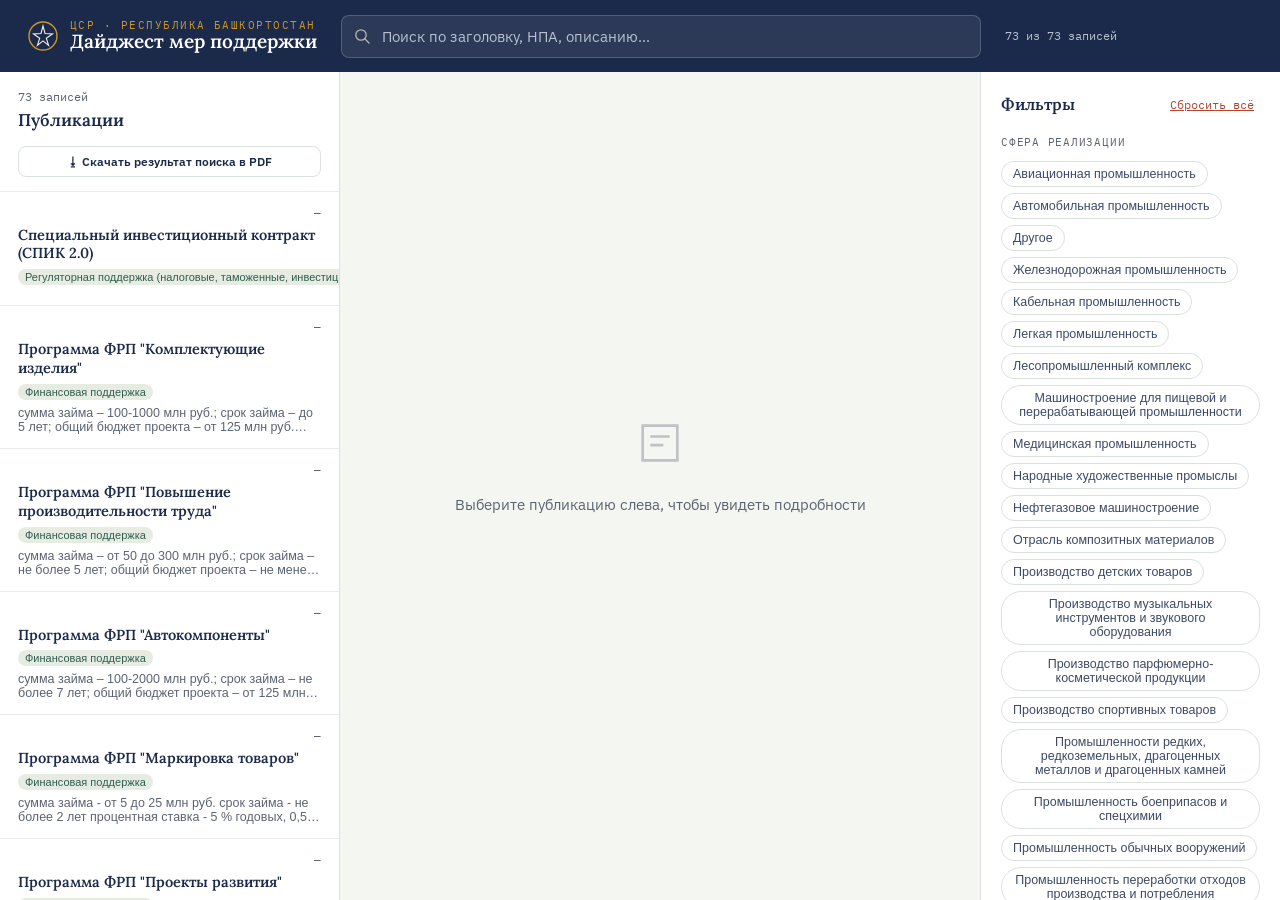
<file: diff folders/index0.html>
<!DOCTYPE html>
<html lang="ru">
<head>
<meta charset="UTF-8">
<meta name="viewport" content="width=device-width, initial-scale=1.0">
<title>Дайджест мер поддержки — Башкортостан</title>
<link rel="preconnect" href="https://fonts.googleapis.com">
<link href="https://fonts.googleapis.com/css2?family=Lora:ital,wght@0,500;0,600;1,500&family=IBM+Plex+Sans:wght@400;500;600&family=IBM+Plex+Mono:wght@500;600&display=swap" rel="stylesheet">
  <link rel="stylesheet" href="css/style.css">
</head>
<body>

<header class="topbar">
  <div class="brand">
    <svg width="30" height="30" viewBox="0 0 30 30" fill="none">
      <circle cx="15" cy="15" r="14" stroke="#C9962C" stroke-width="1.4"/>
      <path d="M15 5 L17 12.5 L24.5 12.9 L18.3 17.2 L20.6 24.4 L15 19.9 L9.4 24.4 L11.7 17.2 L5.5 12.9 L13 12.5 Z"
            fill="none" stroke="#EFEDE6" stroke-width="1.1"/>
    </svg>
    <div class="brand-text">
      <span class="kicker">ЦСР · Республика Башкортостан</span>
      <span class="title">Дайджест мер поддержки</span>
    </div>
  </div>

  <div class="searchwrap">
    <svg class="icon" width="16" height="16" viewBox="0 0 16 16" fill="none">
      <circle cx="7" cy="7" r="5.2" stroke="#EFEDE6" stroke-width="1.3"/>
      <line x1="11" y1="11" x2="15" y2="15" stroke="#EFEDE6" stroke-width="1.3" stroke-linecap="round"/>
    </svg>
    <input id="searchInput" type="text" placeholder="Поиск по заголовку, НПА, описанию…" autocomplete="off">
  </div>

  <button class="filters-toggle" id="filtersToggle">Фильтры</button>
  <div class="topbar-meta" id="topbarMeta">— из — записей</div>
</header>

<div class="layout">

  <!-- LEFT: LIST -->
  <aside class="list-pane">
    <div class="list-pane-head">
      <div class="count" id="listCount">14 записей</div>
      <h2>Публикации</h2>
      <button class="btn btn-ghost btn-small" id="downloadResultsBtn">⭳ Скачать результат поиска в PDF</button>
    </div>
    <div id="listItems"></div>
  </aside>


  <!-- CENTER: DETAIL -->
  <main class="detail-pane" id="detailPane">
    <div class="placeholder">
      <svg width="52" height="52" viewBox="0 0 24 24" fill="none">
        <path d="M4 4h16v16H4z" stroke="currentColor" stroke-width="1.2"/>
        <path d="M8 9h8M8 13h5" stroke="currentColor" stroke-width="1.2" stroke-linecap="round"/>
      </svg>
      <p>Выберите публикацию слева, чтобы увидеть подробности</p>
    </div>
  </main>

  <!-- RIGHT: FILTERS -->
  <aside class="filters-pane" id="filtersPane">
    <div class="filters-head">
      <h2>Фильтры</h2>
      <button class="reset-link" id="resetFilters">Сбросить всё</button>
    </div>

    <div class="filter-group">
      <div class="label">Сфера реализации</div>
      <div class="chip-list" id="sphereChips"></div>
    </div>

    <div class="filter-group">
      <div class="label">Тип поддержки</div>
      <div class="chip-list" id="typeChips"></div>
    </div>

    <div class="filter-group">
      <div class="label">Вид поддержки</div>
      <div class="chip-list" id="kindChips"></div>
    </div>

    <div class="filter-group">
      <div class="label">Сайт</div>
      <div class="chip-list" id="siteChips"></div>
    </div>

    <div class="filter-group">
      <div class="label">Оператор меры</div>
      <div class="chip-list" id="operatorChips"></div>
    </div>

    <div class="filter-group">
      <div class="label">Дата публикации</div>
      <div class="date-range">
        <input type="date" id="pubFrom"><span>—</span><input type="date" id="pubTo">
      </div>
    </div>

    <div class="filter-group">
      <div class="label">Период действия меры</div>
      <div class="date-range">
        <input type="date" id="startFrom"><span>—</span><input type="date" id="startTo">
      </div>
      <div class="chip-list" style="margin-top:8px">
        <button type="button" class="chip" id="periodUnknownBtn" aria-pressed="true"
                title="Показывать меры, у которых не указаны ни начало, ни окончание">Неизвестный период</button>
        <button type="button" class="chip" id="periodOverlapBtn" aria-pressed="false"
                title="Выкл. — выбранные даты входят в период меры; вкл. — периоды пересекаются">Пересекающийся период</button>
      </div>
    </div>

    <div class="filter-group text-filter">
      <div class="label">НПА (реквизиты)</div>
      <input type="text" id="npaFilter" placeholder="например, № 295">
    </div>
  </aside>

</div>

<div id="printResults" class="print-only"></div>
<!-- <script src="https://cdnjs.cloudflare.com/ajax/libs/jspdf/2.5.1/jspdf.umd.min.js"></script>

<script src="./js/fonts/Roboto-normal.js"></script>
<script src="./js/fonts/Roboto-bold.js"></script> -->

<script src="js/app3.js"></script>
<!-- <script src="js/app3.js"></script>  -->
</body>
</html>
</file>
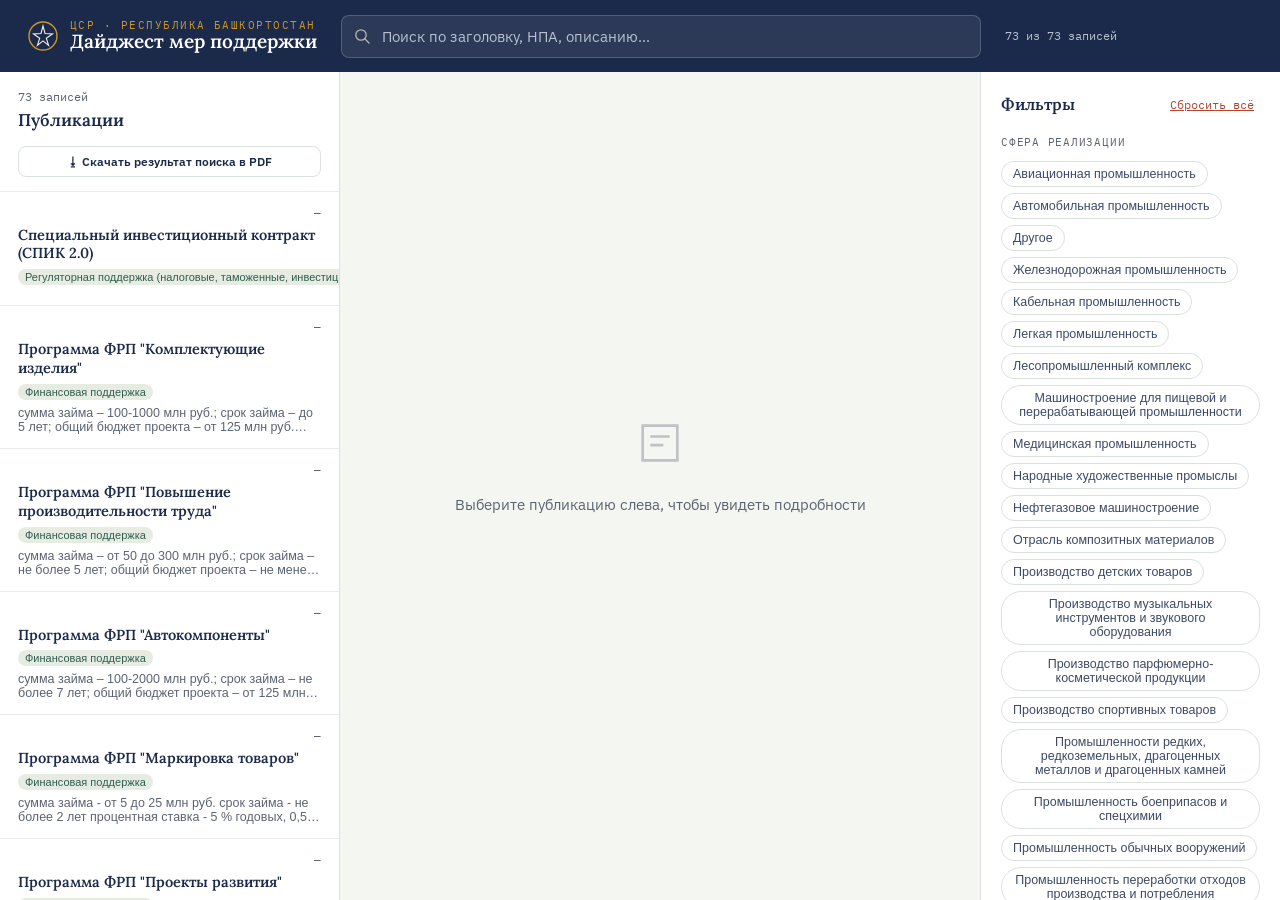
<file: diff folders/index1.html>
<!DOCTYPE html>
<html lang="ru">
<head>
<meta charset="UTF-8">
<meta name="viewport" content="width=device-width, initial-scale=1.0">
<title>Дайджест мер поддержки — Башкортостан</title>
<link rel="preconnect" href="https://fonts.googleapis.com">
<link href="https://fonts.googleapis.com/css2?family=Lora:ital,wght@0,500;0,600;1,500&family=IBM+Plex+Sans:wght@400;500;600&family=IBM+Plex+Mono:wght@500;600&display=swap" rel="stylesheet">
  <link rel="stylesheet" href="css/style.css">
</head>
<body>

<header class="topbar">
  <div class="brand">
    <svg width="30" height="30" viewBox="0 0 30 30" fill="none">
      <circle cx="15" cy="15" r="14" stroke="#C9962C" stroke-width="1.4"/>
      <path d="M15 5 L17 12.5 L24.5 12.9 L18.3 17.2 L20.6 24.4 L15 19.9 L9.4 24.4 L11.7 17.2 L5.5 12.9 L13 12.5 Z"
            fill="none" stroke="#EFEDE6" stroke-width="1.1"/>
    </svg>
    <div class="brand-text">
      <span class="kicker">ЦСР · Республика Башкортостан</span>
      <span class="title">Дайджест мер поддержки</span>
    </div>
  </div>

  <div class="searchwrap">
    <svg class="icon" width="16" height="16" viewBox="0 0 16 16" fill="none">
      <circle cx="7" cy="7" r="5.2" stroke="#EFEDE6" stroke-width="1.3"/>
      <line x1="11" y1="11" x2="15" y2="15" stroke="#EFEDE6" stroke-width="1.3" stroke-linecap="round"/>
    </svg>
    <input id="searchInput" type="text" placeholder="Поиск по заголовку, НПА, описанию…" autocomplete="off">
  </div>

  <button class="filters-toggle" id="filtersToggle">Фильтры</button>
  <div class="topbar-meta" id="topbarMeta">— из — записей</div>
</header>

<div class="layout">

  <!-- LEFT: LIST -->
  <aside class="list-pane">
    <div class="list-pane-head">
      <div class="count" id="listCount">14 записей</div>
      <h2>Публикации</h2>
      <button class="btn btn-ghost btn-small" id="downloadResultsBtn">⭳ Скачать результат поиска в PDF</button>
    </div>
    <div id="listItems"></div>
  </aside>


  <!-- CENTER: DETAIL -->
  <main class="detail-pane" id="detailPane">
    <div class="placeholder">
      <svg width="52" height="52" viewBox="0 0 24 24" fill="none">
        <path d="M4 4h16v16H4z" stroke="currentColor" stroke-width="1.2"/>
        <path d="M8 9h8M8 13h5" stroke="currentColor" stroke-width="1.2" stroke-linecap="round"/>
      </svg>
      <p>Выберите публикацию слева, чтобы увидеть подробности</p>
    </div>
  </main>

  <!-- RIGHT: FILTERS -->
  <aside class="filters-pane" id="filtersPane">
    <div class="filters-head">
      <h2>Фильтры</h2>
      <button class="reset-link" id="resetFilters">Сбросить всё</button>
    </div>

    <div class="filter-group">
      <div class="label">Сфера реализации</div>
      <div class="chip-list" id="sphereChips"></div>
    </div>

    <div class="filter-group">
      <div class="label">Тип поддержки</div>
      <div class="chip-list" id="typeChips"></div>
    </div>

    <div class="filter-group">
      <div class="label">Вид поддержки</div>
      <div class="chip-list" id="kindChips"></div>
    </div>

    <div class="filter-group">
      <div class="label">Сайт</div>
      <div class="chip-list" id="siteChips"></div>
    </div>

    <div class="filter-group">
      <div class="label">Оператор меры</div>
      <div class="chip-list" id="operatorChips"></div>
    </div>

    <div class="filter-group">
      <div class="label">Дата публикации</div>
      <div class="date-range">
        <input type="date" id="pubFrom"><span>—</span><input type="date" id="pubTo">
      </div>
    </div>

    <div class="filter-group">
      <div class="label">Дата начала меры</div>
      <div class="date-range">
        <input type="date" id="startFrom"><span>—</span><input type="date" id="startTo">
      </div>
    </div>

    <div class="filter-group text-filter">
      <div class="label">НПА (реквизиты)</div>
      <input type="text" id="npaFilter" placeholder="например, № 295">
    </div>
  </aside>

</div>

<div id="printResults" class="print-only"></div>
<!-- <script src="https://cdnjs.cloudflare.com/ajax/libs/jspdf/2.5.1/jspdf.umd.min.js"></script>

<script src="./js/fonts/Roboto-normal.js"></script>
<script src="./js/fonts/Roboto-bold.js"></script> -->

<script src="js/app3.js"></script>
<!-- <script src="js/app3.js"></script>  -->
</body>
</html>
</file>
<file: css/style.css>
@import url("https://fonts.googleapis.com/css2?family=Lora:ital,wght@0,500;0,600;1,500&family=IBM+Plex+Sans:wght@400;500;600&family=IBM+Plex+Mono:wght@500;600&display=swap");

:root{
    --ink:#1B2A4A;
    --ink-soft:#3C4A66;
    --paper:#F4F6F1;
    --paper-raised:#FFFFFF;
    --gold:#C9962C;
    --gold-deep:#A87A1E;
    --forest:#2F5D50;
    --muted:#5B6472;
    --line:#DBE1DD;
    --line-soft:#E8ECE7;
    --danger:#B3452F;

    --font-display: 'Lora', Georgia, serif;
    --font-body: 'IBM Plex Sans', -apple-system, Segoe UI, sans-serif;
    --font-mono: 'IBM Plex Mono', 'Courier New', monospace;
  }

  *{ box-sizing:border-box; }
  html,body{ height:100%; }
  body{
    margin:0;
    background:var(--paper);
    color:var(--ink);
    font-family:var(--font-body);
    font-size:15px;
    line-height:1.5;
  }
  a{ color:inherit; }

  /* ============ HEADER ============ */
  .topbar{
    background:var(--ink);
    color:#EFEDE6;
    padding:0 28px;
    display:flex;
    align-items:center;
    gap:24px;
    height:72px;
    position:sticky;
    top:0;
    z-index:50;
  }
  .brand{
    display:flex;
    align-items:center;
    gap:12px;
    white-space:nowrap;
  }
  .brand svg{ flex-shrink:0; }
  .brand-text{ display:flex; flex-direction:column; line-height:1.15; }
  .brand-text .kicker{
    font-family:var(--font-mono);
    font-size:10.5px;
    letter-spacing:.14em;
    text-transform:uppercase;
    color:var(--gold);
  }
  .brand-text .title{
    font-family:var(--font-display);
    font-weight:600;
    font-size:19px;
    color:#fff;
  }

  .searchwrap{
    flex:1;
    position:relative;
    max-width:640px;
  }
  .searchwrap input{
    width:100%;
    background:rgba(255,255,255,.08);
    border:1px solid rgba(255,255,255,.18);
    border-radius:8px;
    padding:11px 16px 11px 40px;
    color:#fff;
    font-family:var(--font-body);
    font-size:14.5px;
    outline:none;
    transition:background .15s, border-color .15s;
  }
  .searchwrap input::placeholder{ color:#B7C0CE; }
  .searchwrap input:focus{
    background:rgba(255,255,255,.14);
    border-color:var(--gold);
  }
  .searchwrap .icon{
    position:absolute; left:13px; top:50%; transform:translateY(-50%);
    opacity:.7; pointer-events:none;
  }

  .topbar-meta{
    font-family:var(--font-mono);
    font-size:12px;
    color:#B7C0CE;
    white-space:nowrap;
  }

  .filters-toggle{
    display:none;
    background:var(--gold);
    color:var(--ink);
    border:none;
    border-radius:7px;
    padding:9px 14px;
    font-family:var(--font-body);
    font-weight:600;
    font-size:13.5px;
    cursor:pointer;
  }


  /* ============ ВЫБОР ВЕРСИИ ============ */
  .version-btn{
    background:transparent;
    color:#EFEDE6;
    border:1px solid rgba(255,255,255,.3);
    border-radius:7px;
    padding:9px 14px;
    font-family:var(--font-body);
    font-weight:600;
    font-size:13.5px;
    cursor:pointer;
    white-space:nowrap;
  }
  .version-btn:hover{ border-color:var(--gold); color:var(--gold); }

  .version-overlay{
    display:none;
    position:fixed; inset:0;
    background:rgba(15,27,51,.55);
    z-index:200;
    align-items:center; justify-content:center;
    padding:20px;
  }
  .version-overlay.open{ display:flex; }
  .version-modal{
    position:relative;
    background:var(--paper-raised);
    border-radius:12px;
    width:100%; max-width:480px;
    max-height:80vh;
    display:flex; flex-direction:column;
    padding:56px 24px 24px;
    box-shadow:0 20px 60px rgba(0,0,0,.3);
  }
  .version-back{
    position:absolute; top:14px; left:14px;
    background:transparent;
    border:1px solid var(--line);
    border-radius:7px;
    padding:6px 12px;
    font-family:var(--font-body);
    font-weight:600; font-size:13px;
    color:var(--ink);
    cursor:pointer;
  }
  .version-back:hover{ border-color:var(--ink); }
  .version-modal h2{
    font-family:var(--font-display);
    font-size:20px; font-weight:600;
    margin:0 0 2px;
  }
  .version-hint{
    font-family:var(--font-mono);
    font-size:12px; color:var(--muted);
    margin:0 0 14px;
  }
  .version-list{ overflow-y:auto; display:flex; flex-direction:column; gap:8px; }
  .version-item{
    display:flex; align-items:center; justify-content:space-between; gap:10px;
    text-align:left;
    background:var(--paper);
    border:1px solid var(--line);
    border-radius:8px;
    padding:11px 14px;
    font-family:var(--font-mono);
    font-size:13px;
    color:var(--ink);
    cursor:pointer;
  }
  .version-item:hover{ border-color:var(--forest); }
  .version-item.active{ background:#EAF0E7; border-color:var(--forest); }
  .version-current{
    font-family:var(--font-body);
    font-size:11px;
    color:var(--forest);
  }
  .version-empty{ color:var(--muted); font-size:13.5px; padding:8px 0; }

  /* ============ LAYOUT ============ */
  .layout{
    display:grid;
    grid-template-columns: 340px 1fr 300px;
    gap:0;
    height:calc(100vh - 72px);
  }

  /* ---- LIST (left) ---- */
  .list-pane{
    border-right:1px solid var(--line);
    background:var(--paper-raised);
    overflow-y:auto;
    overflow-x:hidden;
    min-width:0;
  }
  .list-pane-head{
    padding:16px 18px 14px;
    position:sticky; top:0;
    background:var(--paper-raised);
    border-bottom:1px solid var(--line-soft);
    z-index:5;
  }
  .list-pane-head .count{
    font-family:var(--font-mono);
    font-size:12px;
    color:var(--muted);
  }
  .list-pane-head h2{
    margin:2px 0 0;
    font-family:var(--font-display);
    font-size:17px;
    font-weight:600;
  }

  .item{
    display:block;
    width:100%;
    text-align:left;
    background:none;
    border:none;
    border-bottom:1px solid var(--line-soft);
    padding:14px 18px;
    cursor:pointer;
    position:relative;
  }
  .item:hover{ background:#EFF2EC; }
  .item.active{ background:#EAF0E7; }
  .item.active::before{
    content:"";
    position:absolute; left:0; top:0; bottom:0; width:3px;
    background:var(--forest);
  }
  .item-top{
    display:flex; align-items:center; gap:8px; margin-bottom:6px;
  }
  .stamp{
    font-family:var(--font-mono);
    font-size:11px;
    font-weight:600;
    color:var(--gold-deep);
    border:1px solid var(--gold);
    border-radius:4px;
    padding:1px 6px;
    letter-spacing:.03em;
  }
  .item-date{
    font-family:var(--font-mono);
    font-size:11px;
    color:var(--muted);
    margin-left:auto;
  }
  .item-title{
    font-family:var(--font-display);
    font-size:14.5px;
    font-weight:600;
    line-height:1.3;
    margin:0 0 6px;
    color:var(--ink);
  }
  .item-meta{
    display:flex; flex-wrap:wrap; gap:6px; margin-bottom:6px;
  }
  .tag{
    font-size:11px;
    padding:2px 7px;
    border-radius:20px;
    background:#E7ECE3;
    color:var(--forest);
    white-space:nowrap;
  }
  .tag.site{ background:#EFEAE0; color:var(--gold-deep); }
  .item-desc{
    font-size:12.5px;
    color:var(--muted);
    display:-webkit-box;
    -webkit-line-clamp:2;
    -webkit-box-orient:vertical;
    overflow:hidden;
    margin:0;
  }
  .item{ overflow:hidden; }
  .item-title, .item-desc, .item-top{ min-width:0; overflow-wrap:anywhere; }
  .tag{ white-space:normal; max-width:100%; overflow-wrap:anywhere; }
  .empty-msg{
    padding:32px 20px;
    text-align:center;
    color:var(--muted);
    font-size:13.5px;
  }

  /* ---- DETAIL (center) ---- */
  .detail-pane{
    overflow-y:auto;
    padding:36px 44px 60px;
  }
  .detail-pane .placeholder{
    height:100%;
    display:flex; flex-direction:column; align-items:center; justify-content:center;
    color:var(--muted);
    text-align:center;
    gap:10px;
  }
  .detail-pane .placeholder svg{ opacity:.35; }

  .detail-head{
    display:flex; align-items:flex-start; justify-content:space-between; gap:20px;
    margin-bottom:6px;
  }
  .detail-stamp-row{
    display:flex; align-items:center; gap:10px; margin-bottom:14px;
  }
  .detail-title{
    font-family:var(--font-display);
    font-size:29px;
    font-weight:600;
    line-height:1.25;
    margin:0 0 18px;
    max-width:640px;
  }
  .detail-meta{
    display:grid;
    grid-template-columns:repeat(2, minmax(180px,1fr));
    gap:12px 28px;
    background:var(--paper-raised);
    border:1px solid var(--line);
    border-radius:10px;
    padding:18px 22px;
    margin-bottom:26px;
  }
  .meta-item .k{
    font-family:var(--font-mono);
    font-size:10.5px;
    text-transform:uppercase;
    letter-spacing:.08em;
    color:var(--muted);
    margin-bottom:3px;
  }
  .meta-item .v{ font-size:14px; color:var(--ink); }
  .meta-item .v.mono{ font-family:var(--font-mono); font-size:13px; }

  .detail-section{ margin-bottom:26px; max-width:680px; }
  .detail-section h3{
    font-family:var(--font-display);
    font-size:15px;
    font-weight:600;
    margin:0 0 8px;
    color:var(--forest);
  }
  .detail-section p{ margin:0; color:var(--ink-soft); }

  .detail-actions{ display:flex; gap:10px; margin-top:32px; flex-wrap:wrap; }
  .btn{
    font-family:var(--font-body);
    font-weight:600;
    font-size:13.5px;
    border-radius:8px;
    padding:11px 18px;
    cursor:pointer;
    border:1px solid transparent;
    display:inline-flex; align-items:center; gap:8px;
    text-decoration:none;
  }
  .btn-primary{ background:var(--ink); color:#fff; }
  .btn-primary:hover{ background:#0F1B33; }
  .btn-ghost{ background:transparent; border-color:var(--line); color:var(--ink); }
  .btn-ghost:hover{ border-color:var(--ink); }
  .btn-small{
    font-size:12px;
    padding:7px 12px;
    width:100%;
    justify-content:center;
    margin-top:12px;
  }

  /* ---- Печатный шаблон результатов поиска (весь список, не одна карточка) ---- */
  .print-only{ display:none; }
  #printResults .print-title{
    font-family:var(--font-display); font-size:22px; font-weight:600; margin:0 0 4px;
  }
  #printResults .print-sub{
    font-family:var(--font-mono); font-size:12px; color:var(--muted); margin:0 0 24px;
  }
  #printResults .print-item{
    padding:14px 0; border-bottom:1px solid var(--line);
  }
  #printResults .print-item-top{
    display:flex; gap:10px; align-items:center; margin-bottom:6px;
    font-family:var(--font-mono); font-size:11px; color:var(--muted);
  }
  #printResults .print-item h2{
    font-family:var(--font-display); font-size:15.5px; margin:0 0 6px;
  }
  #printResults .print-meta{
    font-size:12px; color:var(--muted); margin:0 0 4px;
  }
  #printResults .print-link{
    font-family:var(--font-mono); font-size:11px; color:var(--forest); word-break:break-all;
  }

  /* ---- FILTERS (right) ---- */
  .filters-pane{
    border-left:1px solid var(--line);
    background:var(--paper-raised);
    overflow-y:auto;
    overflow-x:hidden;
    padding:20px 20px 40px;
  }
  .filters-head{
    display:flex; align-items:center; justify-content:space-between;
    margin-bottom:18px;
  }
  .filters-head h2{
    font-family:var(--font-display);
    font-size:16px; font-weight:600; margin:0;
  }
  .reset-link{
    font-family:var(--font-mono);
    font-size:11.5px;
    color:var(--danger);
    background:none; border:none; cursor:pointer;
    text-decoration:underline;
  }
  .filter-group{ margin-bottom:22px; }
  .filter-group > .label{
    font-family:var(--font-mono);
    font-size:11px;
    text-transform:uppercase;
    letter-spacing:.07em;
    color:var(--muted);
    margin-bottom:10px;
  }
  .chip-list{ display:flex; flex-wrap:wrap; gap:6px; }
  .chip{
    font-size:12.5px;
    padding:5px 11px;
    border-radius:20px;
    border:1px solid var(--line);
    background:transparent;
    cursor:pointer;
    color:var(--ink-soft);
  }
  .chip[aria-pressed="true"]{
    background:var(--forest);
    border-color:var(--forest);
    color:#fff;
  }
  .date-range{ display:flex; align-items:center; gap:8px; }
  .date-range input{ flex:1 1 0; min-width:0; }
  .chip{ max-width:100%; white-space:normal; text-align:left; overflow-wrap:anywhere; }
  .filter-group{ min-width:0; }
  .date-range input, .text-filter input{
    width:100%;
    font-family:var(--font-body);
    font-size:13px;
    padding:8px 10px;
    border:1px solid var(--line);
    border-radius:6px;
    background:var(--paper);
    color:var(--ink);
  }
  .date-range span{ color:var(--muted); font-size:12px; }

  /* ============ RESPONSIVE ============ */
  @media (max-width: 1180px){
    .layout{ grid-template-columns: 300px 1fr; }
    .filters-pane{
      position:fixed; top:72px; right:0; bottom:0; width:300px;
      transform:translateX(100%);
      transition:transform .2s ease;
      box-shadow:-8px 0 24px rgba(0,0,0,.12);
    }
    .filters-pane.open{ transform:translateX(0); }
    .filters-toggle{ display:inline-flex; align-items:center; gap:6px; }
  }
  @media (max-width: 820px){
    .layout{ grid-template-columns: 1fr; height:auto; }
    .list-pane{ max-height:46vh; }
    .detail-pane{ padding:26px 20px 40px; }
    .brand-text .title{ font-size:16px; }
    .topbar-meta{ display:none; }
  }

  /* ============ PRINT ============ */
  @media print{
    body:not(.printing-results) .topbar,
    body:not(.printing-results) .list-pane,
    body:not(.printing-results) .filters-pane,
    body:not(.printing-results) .detail-actions{ display:none !important; }
    body:not(.printing-results) .layout{ display:block; height:auto; }
    body:not(.printing-results) .detail-pane{ padding:0; }

    /* Печать результата поиска целиком — скрываем весь обычный интерфейс,
       показываем только #printResults, наполненный текущей выборкой */
    body.printing-results .topbar,
    body.printing-results .layout{ display:none !important; }
    body.printing-results #printResults{ display:block; padding:0 8px; }

    body{ background:#fff; }
  }
</file>
<file: diff folders/css/style.css>
@import url("https://fonts.googleapis.com/css2?family=Lora:ital,wght@0,500;0,600;1,500&family=IBM+Plex+Sans:wght@400;500;600&family=IBM+Plex+Mono:wght@500;600&display=swap");

:root{
    --ink:#1B2A4A;
    --ink-soft:#3C4A66;
    --paper:#F4F6F1;
    --paper-raised:#FFFFFF;
    --gold:#C9962C;
    --gold-deep:#A87A1E;
    --forest:#2F5D50;
    --muted:#5B6472;
    --line:#DBE1DD;
    --line-soft:#E8ECE7;
    --danger:#B3452F;

    --font-display: 'Lora', Georgia, serif;
    --font-body: 'IBM Plex Sans', -apple-system, Segoe UI, sans-serif;
    --font-mono: 'IBM Plex Mono', 'Courier New', monospace;
  }

  *{ box-sizing:border-box; }
  html,body{ height:100%; }
  body{
    margin:0;
    background:var(--paper);
    color:var(--ink);
    font-family:var(--font-body);
    font-size:15px;
    line-height:1.5;
  }
  a{ color:inherit; }

  /* ============ HEADER ============ */
  .topbar{
    background:var(--ink);
    color:#EFEDE6;
    padding:0 28px;
    display:flex;
    align-items:center;
    gap:24px;
    height:72px;
    position:sticky;
    top:0;
    z-index:50;
  }
  .brand{
    display:flex;
    align-items:center;
    gap:12px;
    white-space:nowrap;
  }
  .brand svg{ flex-shrink:0; }
  .brand-text{ display:flex; flex-direction:column; line-height:1.15; }
  .brand-text .kicker{
    font-family:var(--font-mono);
    font-size:10.5px;
    letter-spacing:.14em;
    text-transform:uppercase;
    color:var(--gold);
  }
  .brand-text .title{
    font-family:var(--font-display);
    font-weight:600;
    font-size:19px;
    color:#fff;
  }

  .searchwrap{
    flex:1;
    position:relative;
    max-width:640px;
  }
  .searchwrap input{
    width:100%;
    background:rgba(255,255,255,.08);
    border:1px solid rgba(255,255,255,.18);
    border-radius:8px;
    padding:11px 16px 11px 40px;
    color:#fff;
    font-family:var(--font-body);
    font-size:14.5px;
    outline:none;
    transition:background .15s, border-color .15s;
  }
  .searchwrap input::placeholder{ color:#B7C0CE; }
  .searchwrap input:focus{
    background:rgba(255,255,255,.14);
    border-color:var(--gold);
  }
  .searchwrap .icon{
    position:absolute; left:13px; top:50%; transform:translateY(-50%);
    opacity:.7; pointer-events:none;
  }

  .topbar-meta{
    font-family:var(--font-mono);
    font-size:12px;
    color:#B7C0CE;
    white-space:nowrap;
  }

  .filters-toggle{
    display:none;
    background:var(--gold);
    color:var(--ink);
    border:none;
    border-radius:7px;
    padding:9px 14px;
    font-family:var(--font-body);
    font-weight:600;
    font-size:13.5px;
    cursor:pointer;
  }

  /* ============ LAYOUT ============ */
  .layout{
    display:grid;
    grid-template-columns: 340px 1fr 300px;
    gap:0;
    height:calc(100vh - 72px);
  }

  /* ---- LIST (left) ---- */
  .list-pane{
    border-right:1px solid var(--line);
    background:var(--paper-raised);
    overflow-y:auto;
  }
  .list-pane-head{
    padding:16px 18px 14px;
    position:sticky; top:0;
    background:var(--paper-raised);
    border-bottom:1px solid var(--line-soft);
    z-index:5;
  }
  .list-pane-head .count{
    font-family:var(--font-mono);
    font-size:12px;
    color:var(--muted);
  }
  .list-pane-head h2{
    margin:2px 0 0;
    font-family:var(--font-display);
    font-size:17px;
    font-weight:600;
  }

  .item{
    display:block;
    width:100%;
    text-align:left;
    background:none;
    border:none;
    border-bottom:1px solid var(--line-soft);
    padding:14px 18px;
    cursor:pointer;
    position:relative;
  }
  .item:hover{ background:#EFF2EC; }
  .item.active{ background:#EAF0E7; }
  .item.active::before{
    content:"";
    position:absolute; left:0; top:0; bottom:0; width:3px;
    background:var(--forest);
  }
  .item-top{
    display:flex; align-items:center; gap:8px; margin-bottom:6px;
  }
  .stamp{
    font-family:var(--font-mono);
    font-size:11px;
    font-weight:600;
    color:var(--gold-deep);
    border:1px solid var(--gold);
    border-radius:4px;
    padding:1px 6px;
    letter-spacing:.03em;
  }
  .item-date{
    font-family:var(--font-mono);
    font-size:11px;
    color:var(--muted);
    margin-left:auto;
  }
  .item-title{
    font-family:var(--font-display);
    font-size:14.5px;
    font-weight:600;
    line-height:1.3;
    margin:0 0 6px;
    color:var(--ink);
  }
  .item-meta{
    display:flex; flex-wrap:wrap; gap:6px; margin-bottom:6px;
  }
  .tag{
    font-size:11px;
    padding:2px 7px;
    border-radius:20px;
    background:#E7ECE3;
    color:var(--forest);
    white-space:nowrap;
  }
  .tag.site{ background:#EFEAE0; color:var(--gold-deep); }
  .item-desc{
    font-size:12.5px;
    color:var(--muted);
    display:-webkit-box;
    -webkit-line-clamp:2;
    -webkit-box-orient:vertical;
    overflow:hidden;
    margin:0;
  }
  .empty-msg{
    padding:32px 20px;
    text-align:center;
    color:var(--muted);
    font-size:13.5px;
  }

  /* ---- DETAIL (center) ---- */
  .detail-pane{
    overflow-y:auto;
    padding:36px 44px 60px;
  }
  .detail-pane .placeholder{
    height:100%;
    display:flex; flex-direction:column; align-items:center; justify-content:center;
    color:var(--muted);
    text-align:center;
    gap:10px;
  }
  .detail-pane .placeholder svg{ opacity:.35; }

  .detail-head{
    display:flex; align-items:flex-start; justify-content:space-between; gap:20px;
    margin-bottom:6px;
  }
  .detail-stamp-row{
    display:flex; align-items:center; gap:10px; margin-bottom:14px;
  }
  .detail-title{
    font-family:var(--font-display);
    font-size:29px;
    font-weight:600;
    line-height:1.25;
    margin:0 0 18px;
    max-width:640px;
  }
  .detail-meta{
    display:grid;
    grid-template-columns:repeat(2, minmax(180px,1fr));
    gap:12px 28px;
    background:var(--paper-raised);
    border:1px solid var(--line);
    border-radius:10px;
    padding:18px 22px;
    margin-bottom:26px;
  }
  .meta-item .k{
    font-family:var(--font-mono);
    font-size:10.5px;
    text-transform:uppercase;
    letter-spacing:.08em;
    color:var(--muted);
    margin-bottom:3px;
  }
  .meta-item .v{ font-size:14px; color:var(--ink); }
  .meta-item .v.mono{ font-family:var(--font-mono); font-size:13px; }

  .detail-section{ margin-bottom:26px; max-width:680px; }
  .detail-section h3{
    font-family:var(--font-display);
    font-size:15px;
    font-weight:600;
    margin:0 0 8px;
    color:var(--forest);
  }
  .detail-section p{ margin:0; color:var(--ink-soft); }

  .detail-actions{ display:flex; gap:10px; margin-top:32px; flex-wrap:wrap; }
  .btn{
    font-family:var(--font-body);
    font-weight:600;
    font-size:13.5px;
    border-radius:8px;
    padding:11px 18px;
    cursor:pointer;
    border:1px solid transparent;
    display:inline-flex; align-items:center; gap:8px;
    text-decoration:none;
  }
  .btn-primary{ background:var(--ink); color:#fff; }
  .btn-primary:hover{ background:#0F1B33; }
  .btn-ghost{ background:transparent; border-color:var(--line); color:var(--ink); }
  .btn-ghost:hover{ border-color:var(--ink); }
  .btn-small{
    font-size:12px;
    padding:7px 12px;
    width:100%;
    justify-content:center;
    margin-top:12px;
  }

  /* ---- Печатный шаблон результатов поиска (весь список, не одна карточка) ---- */
  .print-only{ display:none; }
  #printResults .print-title{
    font-family:var(--font-display); font-size:22px; font-weight:600; margin:0 0 4px;
  }
  #printResults .print-sub{
    font-family:var(--font-mono); font-size:12px; color:var(--muted); margin:0 0 24px;
  }
  #printResults .print-item{
    padding:14px 0; border-bottom:1px solid var(--line);
  }
  #printResults .print-item-top{
    display:flex; gap:10px; align-items:center; margin-bottom:6px;
    font-family:var(--font-mono); font-size:11px; color:var(--muted);
  }
  #printResults .print-item h2{
    font-family:var(--font-display); font-size:15.5px; margin:0 0 6px;
  }
  #printResults .print-meta{
    font-size:12px; color:var(--muted); margin:0 0 4px;
  }
  #printResults .print-link{
    font-family:var(--font-mono); font-size:11px; color:var(--forest); word-break:break-all;
  }

  /* ---- FILTERS (right) ---- */
  .filters-pane{
    border-left:1px solid var(--line);
    background:var(--paper-raised);
    overflow-y:auto;
    padding:20px 20px 40px;
  }
  .filters-head{
    display:flex; align-items:center; justify-content:space-between;
    margin-bottom:18px;
  }
  .filters-head h2{
    font-family:var(--font-display);
    font-size:16px; font-weight:600; margin:0;
  }
  .reset-link{
    font-family:var(--font-mono);
    font-size:11.5px;
    color:var(--danger);
    background:none; border:none; cursor:pointer;
    text-decoration:underline;
  }
  .filter-group{ margin-bottom:22px; }
  .filter-group > .label{
    font-family:var(--font-mono);
    font-size:11px;
    text-transform:uppercase;
    letter-spacing:.07em;
    color:var(--muted);
    margin-bottom:10px;
  }
  .chip-list{ display:flex; flex-wrap:wrap; gap:6px; }
  .chip{
    font-size:12.5px;
    padding:5px 11px;
    border-radius:20px;
    border:1px solid var(--line);
    background:transparent;
    cursor:pointer;
    color:var(--ink-soft);
  }
  .chip[aria-pressed="true"]{
    background:var(--forest);
    border-color:var(--forest);
    color:#fff;
  }
  .date-range{ display:flex; align-items:center; gap:8px; }
  .date-range input, .text-filter input{
    width:100%;
    font-family:var(--font-body);
    font-size:13px;
    padding:8px 10px;
    border:1px solid var(--line);
    border-radius:6px;
    background:var(--paper);
    color:var(--ink);
  }
  .date-range span{ color:var(--muted); font-size:12px; }

  /* ============ RESPONSIVE ============ */
  @media (max-width: 1180px){
    .layout{ grid-template-columns: 300px 1fr; }
    .filters-pane{
      position:fixed; top:72px; right:0; bottom:0; width:300px;
      transform:translateX(100%);
      transition:transform .2s ease;
      box-shadow:-8px 0 24px rgba(0,0,0,.12);
    }
    .filters-pane.open{ transform:translateX(0); }
    .filters-toggle{ display:inline-flex; align-items:center; gap:6px; }
  }
  @media (max-width: 820px){
    .layout{ grid-template-columns: 1fr; height:auto; }
    .list-pane{ max-height:46vh; }
    .detail-pane{ padding:26px 20px 40px; }
    .brand-text .title{ font-size:16px; }
    .topbar-meta{ display:none; }
  }

  /* ============ PRINT ============ */
  @media print{
    body:not(.printing-results) .topbar,
    body:not(.printing-results) .list-pane,
    body:not(.printing-results) .filters-pane,
    body:not(.printing-results) .detail-actions{ display:none !important; }
    body:not(.printing-results) .layout{ display:block; height:auto; }
    body:not(.printing-results) .detail-pane{ padding:0; }

    /* Печать результата поиска целиком — скрываем весь обычный интерфейс,
       показываем только #printResults, наполненный текущей выборкой */
    body.printing-results .topbar,
    body.printing-results .layout{ display:none !important; }
    body.printing-results #printResults{ display:block; padding:0 8px; }

    body{ background:#fff; }
  }
</file>
